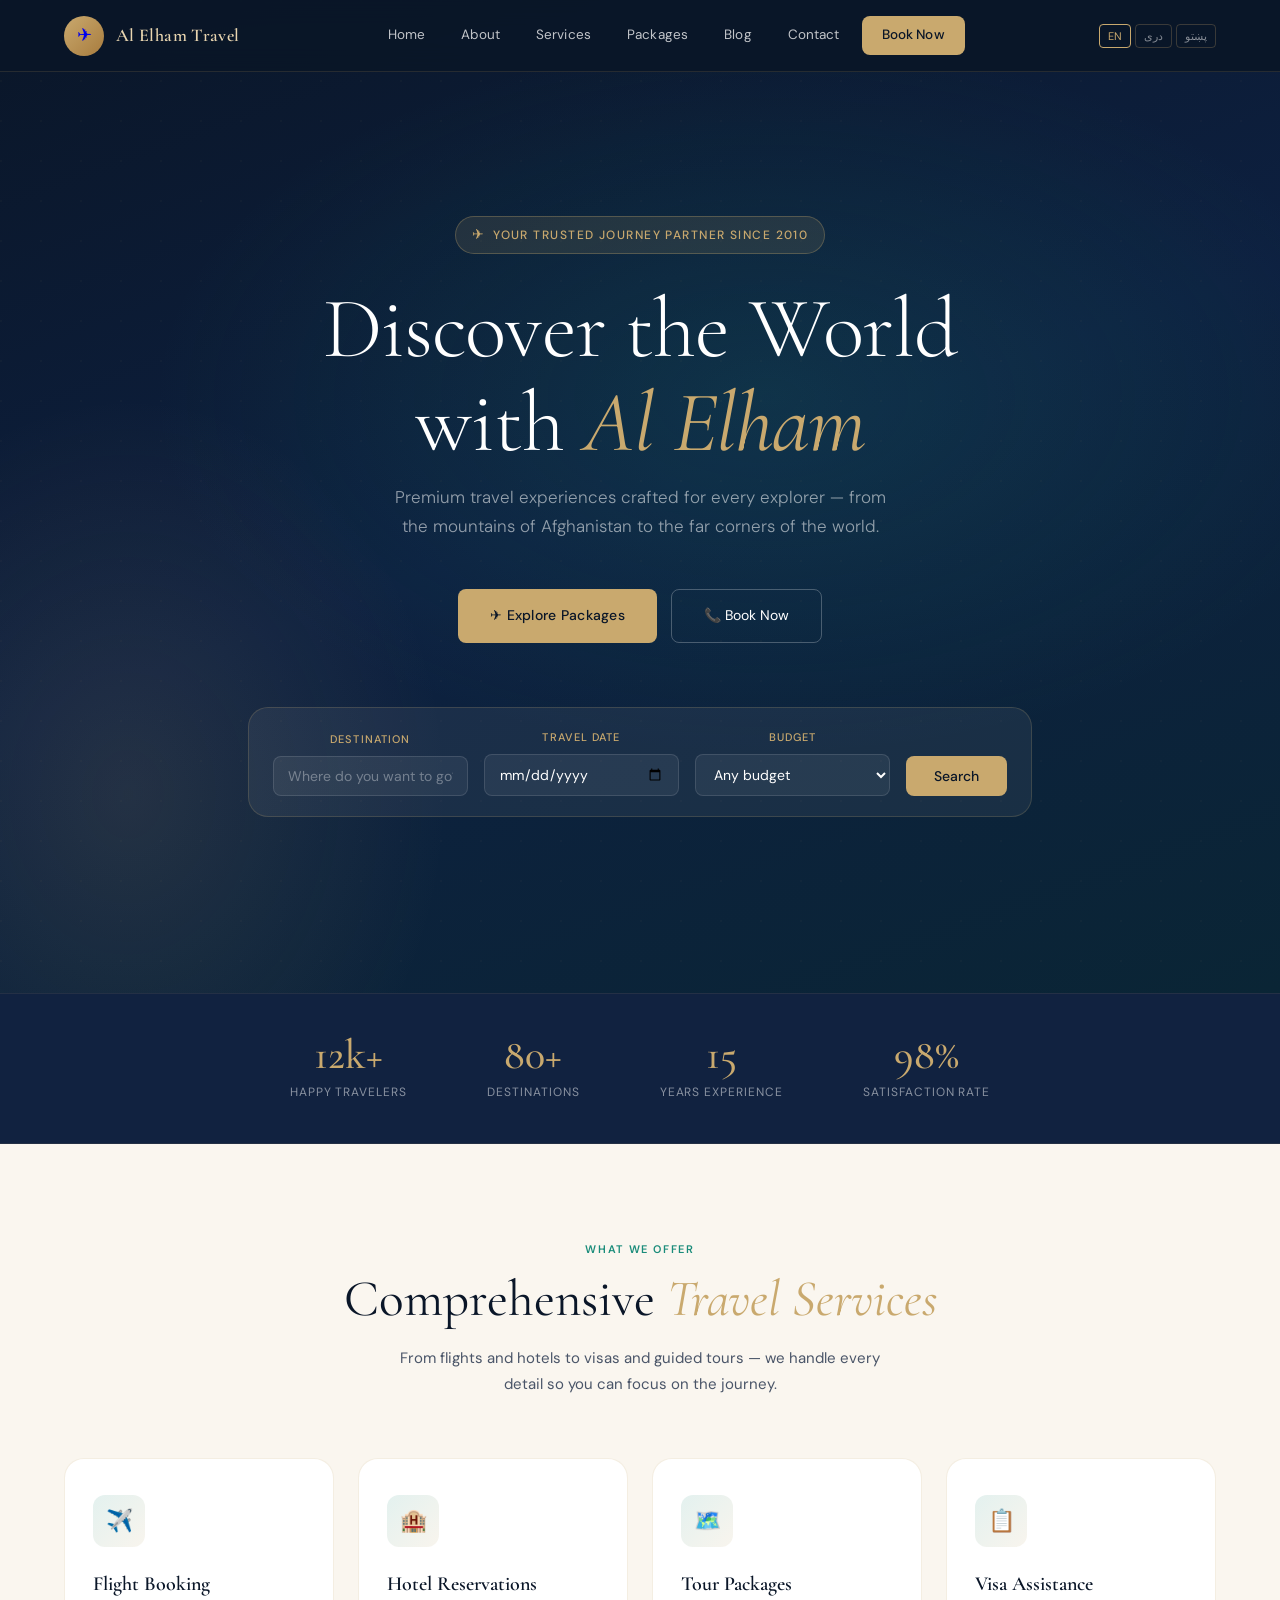
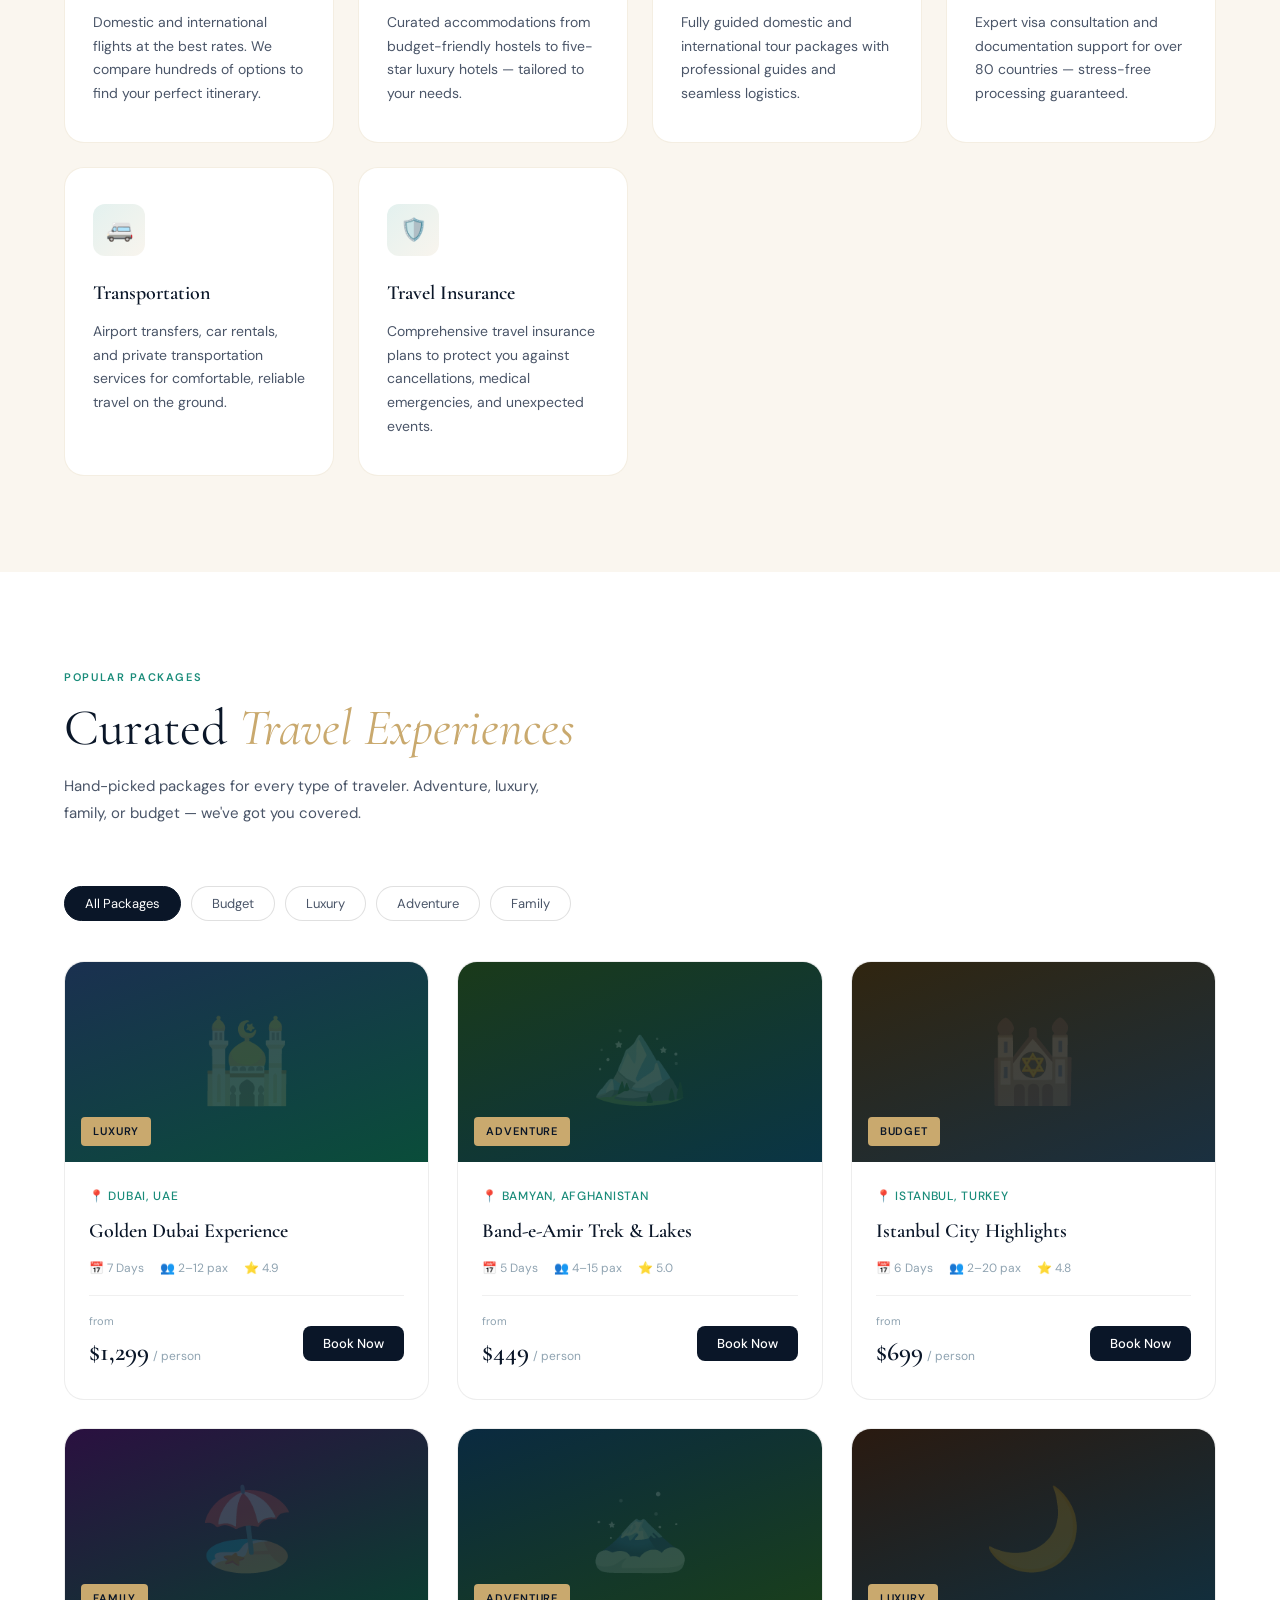
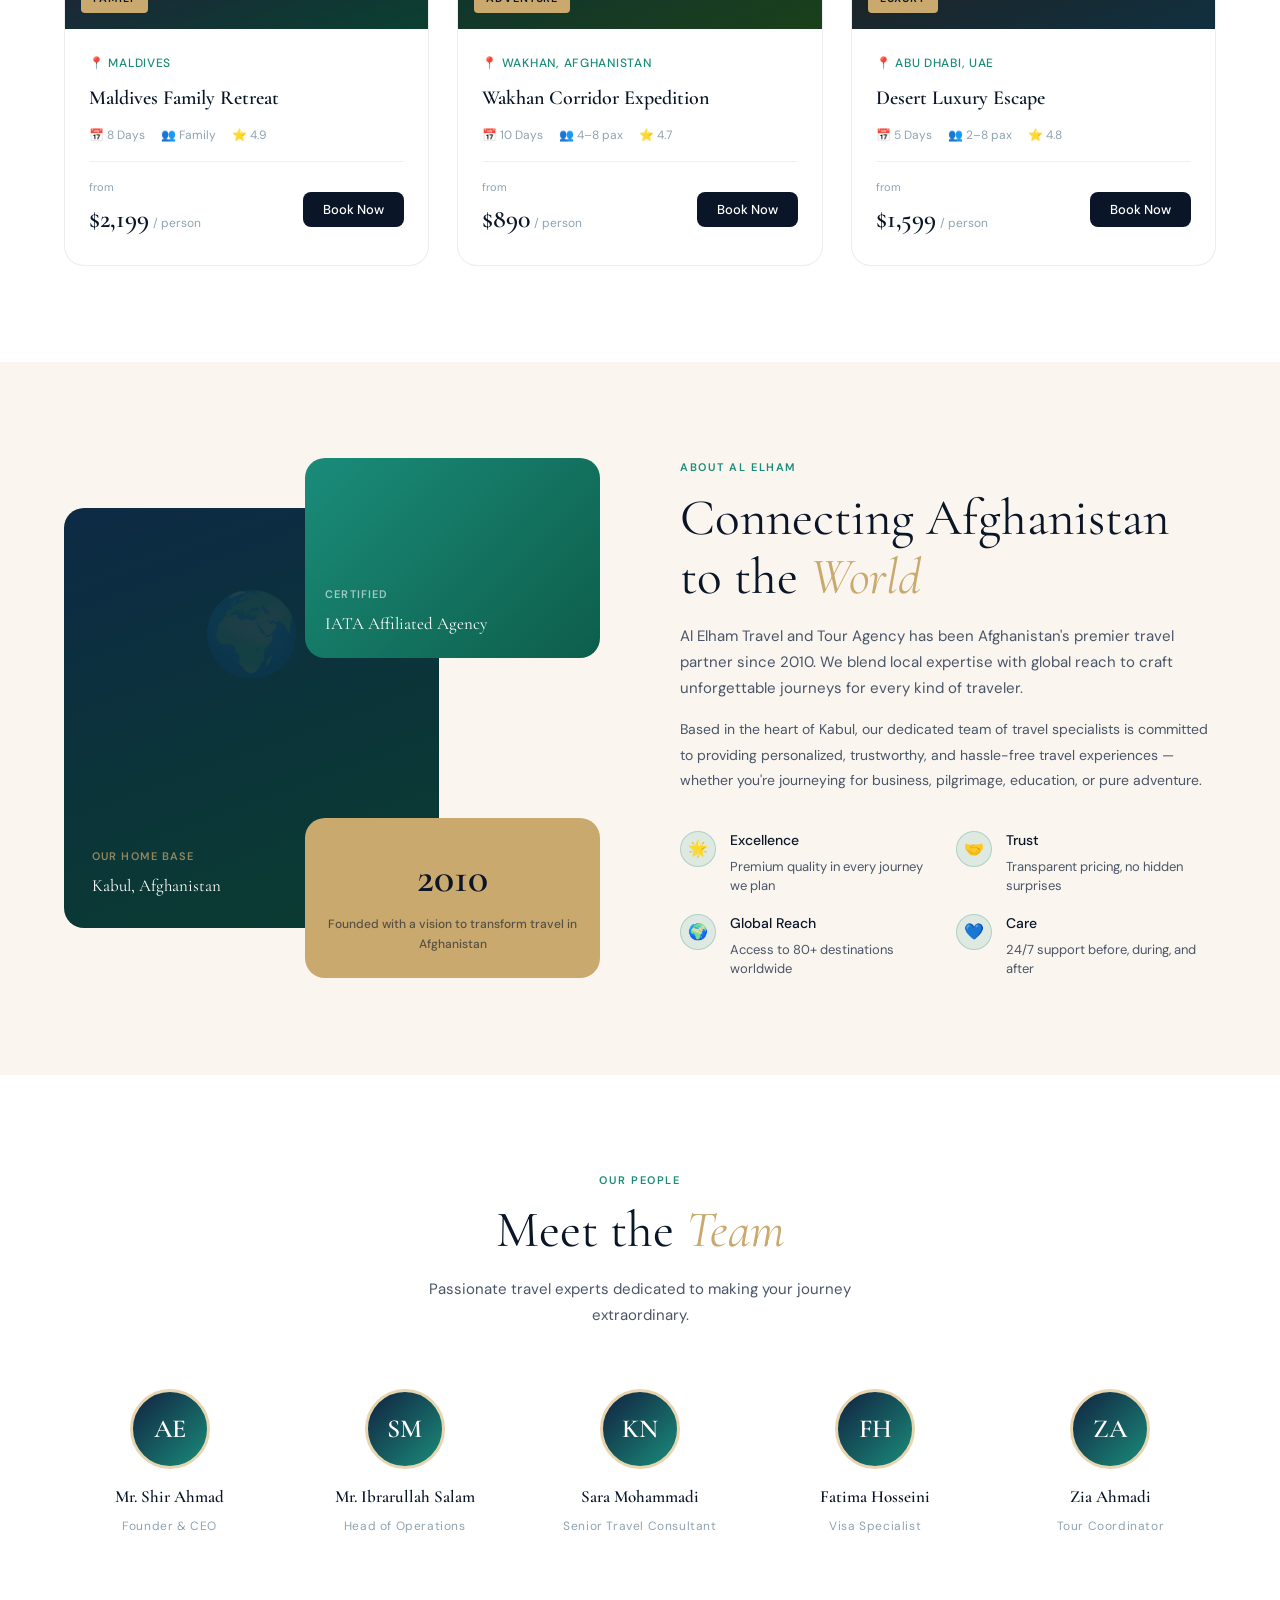
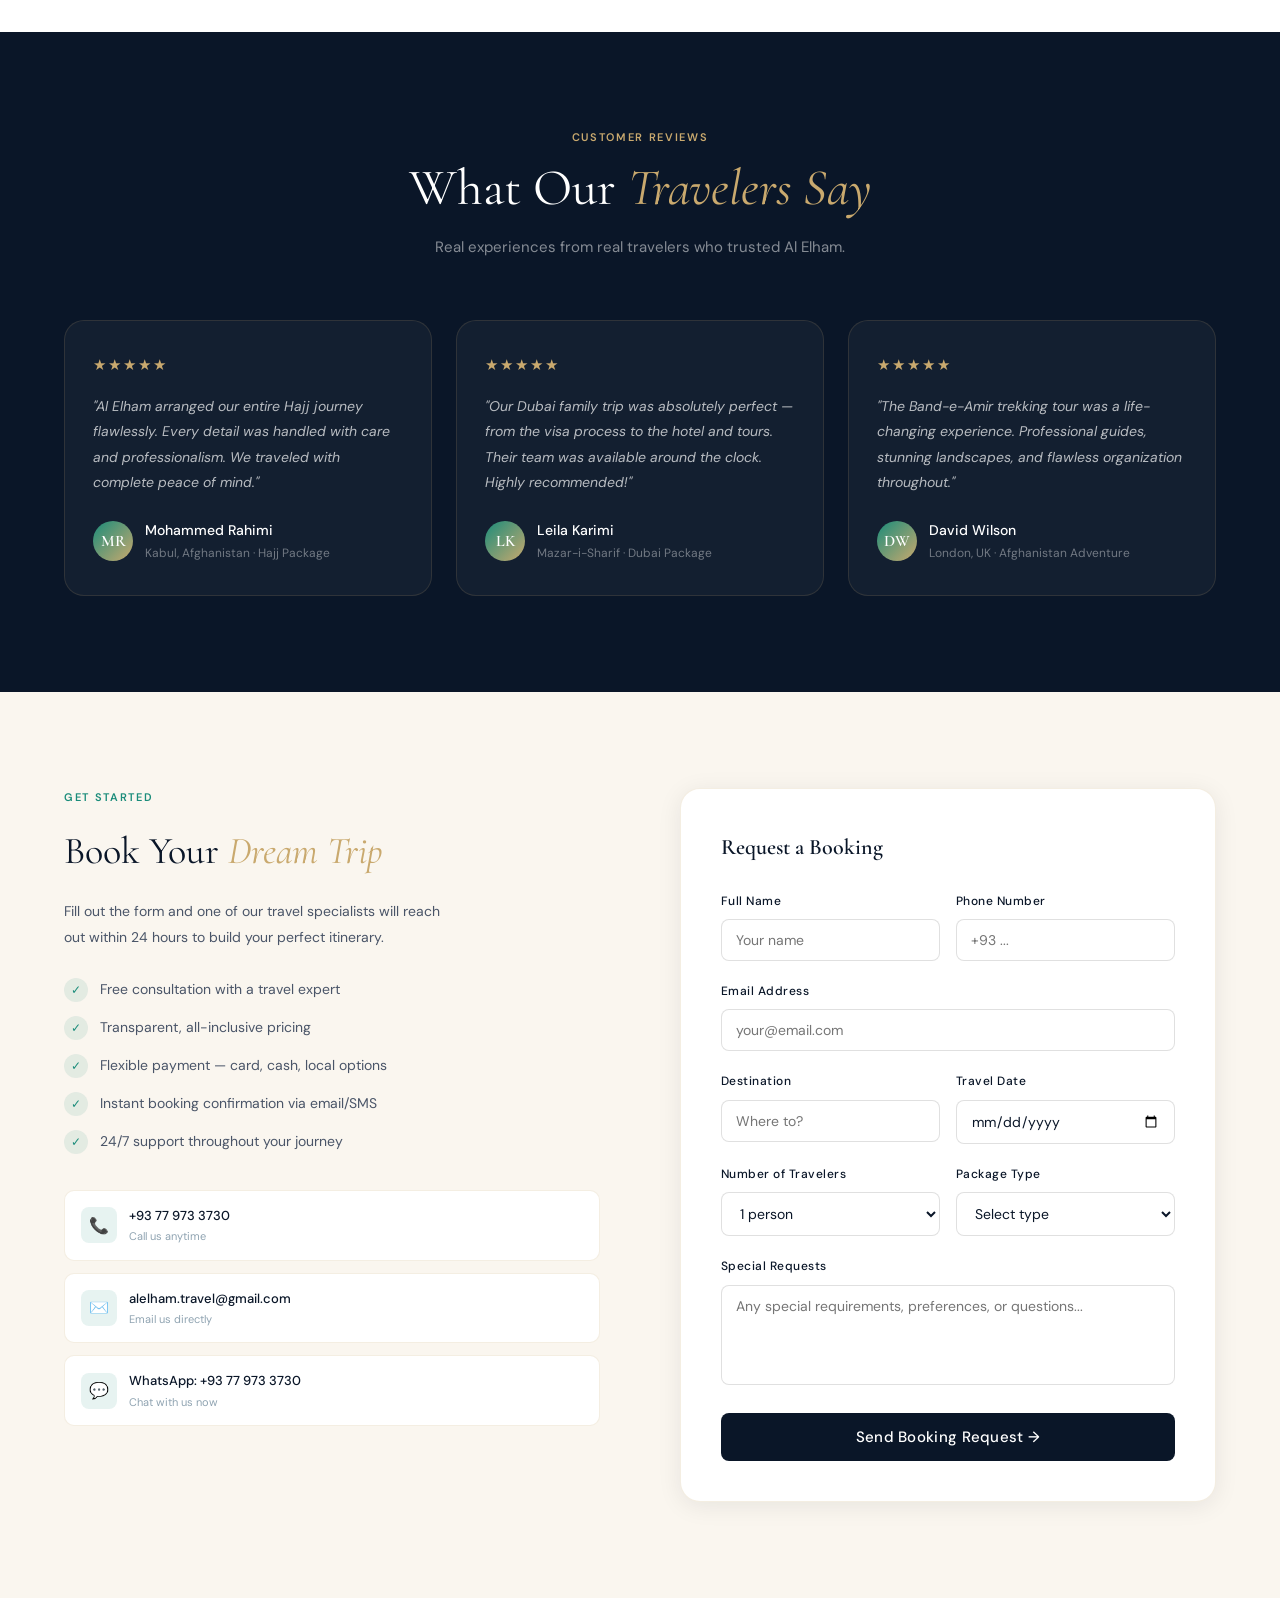
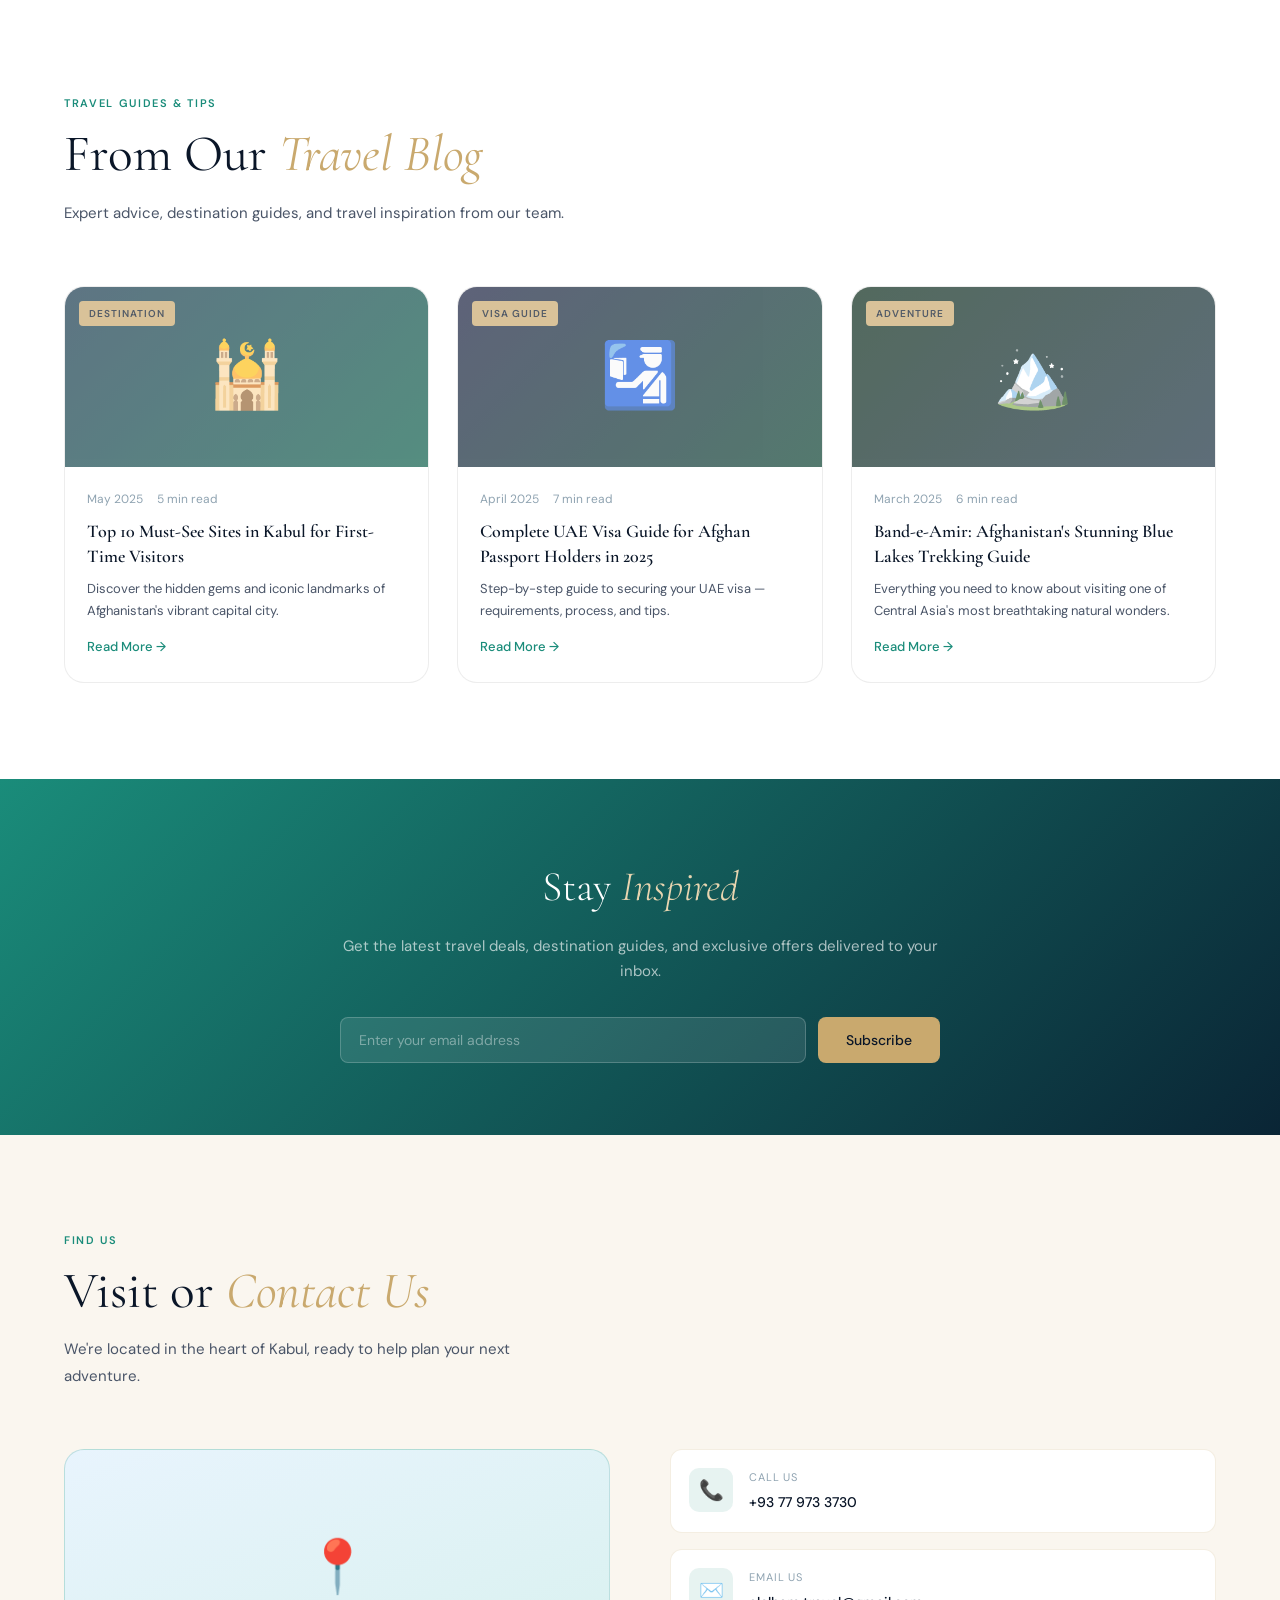
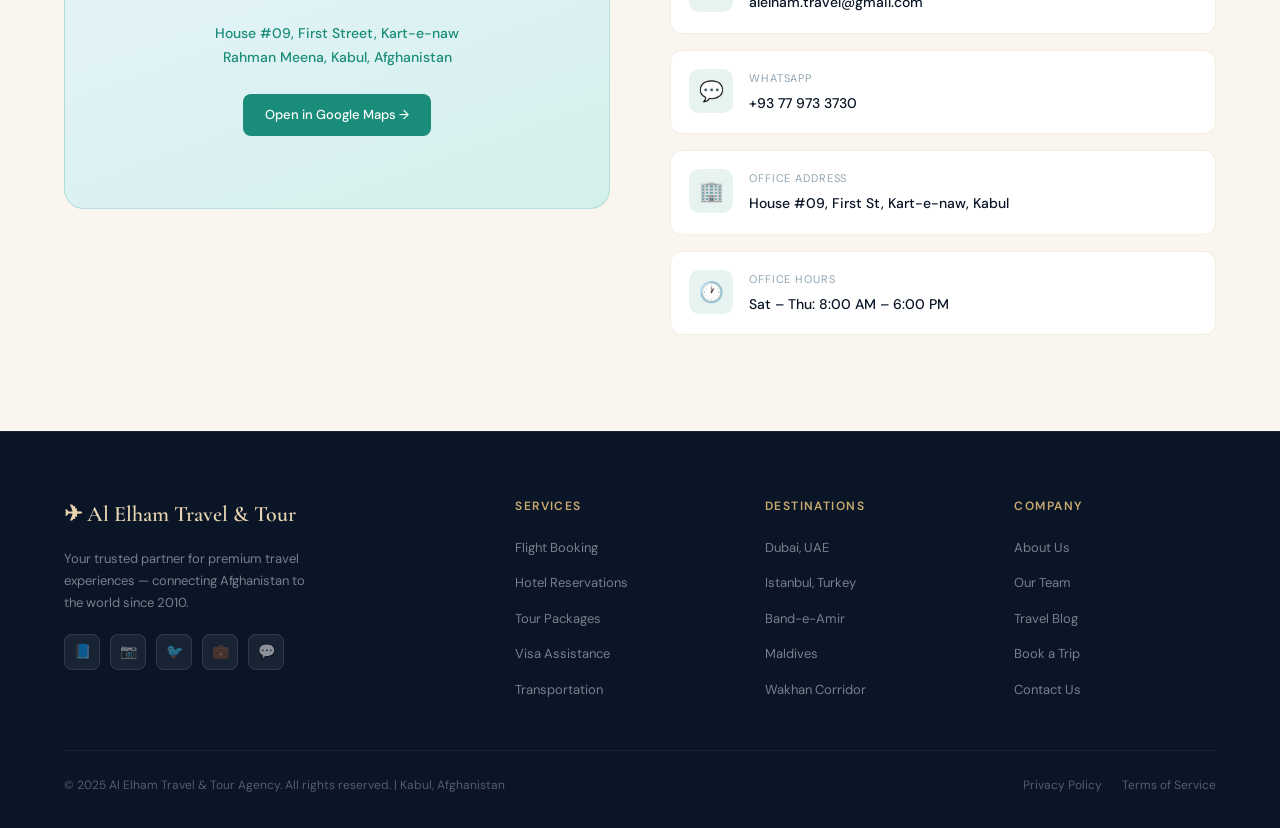
<file: index.html>
<!DOCTYPE html>
<html lang="en">
<head>
<meta charset="UTF-8">
<meta name="viewport" content="width=device-width, initial-scale=1.0">
<title>Al Elham Travel & Tour Agency</title>
<link href="https://fonts.googleapis.com/css2?family=Cormorant+Garamond:wght@300;400;500;600;700&family=DM+Sans:wght@300;400;500;600&display=swap" rel="stylesheet">
<style>
  *, *::before, *::after { box-sizing: border-box; margin: 0; padding: 0; }

  :root {
    --navy: #0a1628;
    --navy-mid: #112240;
    --gold: #c9a96e;
    --gold-light: #e8d5b0;
    --gold-pale: #faf6ef;
    --teal: #1a8c7a;
    --teal-light: #d4f0eb;
    --sky: #e8f4fd;
    --white: #ffffff;
    --text-dark: #0a1628;
    --text-mid: #4a5568;
    --text-light: #8fa3b1;
    --border: rgba(201,169,110,0.2);
    --shadow: 0 4px 24px rgba(10,22,40,0.08);
    --shadow-lg: 0 12px 48px rgba(10,22,40,0.14);
    --font-display: 'Cormorant Garamond', serif;
    --font-body: 'DM Sans', sans-serif;
    --radius: 12px;
    --radius-lg: 20px;
  }

  html { scroll-behavior: smooth; }
  body { font-family: var(--font-body); color: var(--text-dark); background: var(--white); overflow-x: hidden; font-size: 15px; line-height: 1.7; }

  /* NAV */
  nav {
    position: fixed; top: 0; left: 0; right: 0; z-index: 1000;
    padding: 0 5%;
    background: rgba(10,22,40,0.96);
    backdrop-filter: blur(12px);
    border-bottom: 1px solid rgba(201,169,110,0.15);
    display: flex; align-items: center; justify-content: space-between;
    height: 72px;
    transition: all 0.3s;
  }
  .nav-logo { display: flex; align-items: center; gap: 12px; text-decoration: none; }
  .nav-logo-icon {
    width: 40px; height: 40px; border-radius: 50%;
    background: linear-gradient(135deg, var(--gold) 0%, #a87c3e 100%);
    display: flex; align-items: center; justify-content: center;
    font-size: 18px;
  }
  .nav-logo-text { font-family: var(--font-display); font-size: 18px; font-weight: 600; color: var(--gold-light); letter-spacing: 0.02em; }
  .nav-links { display: flex; align-items: center; gap: 8px; }
  .nav-links a {
    color: rgba(255,255,255,0.75); text-decoration: none; font-size: 13.5px; font-weight: 400;
    padding: 8px 14px; border-radius: 6px; transition: all 0.2s; letter-spacing: 0.01em;
  }
  .nav-links a:hover { color: var(--gold); background: rgba(201,169,110,0.08); }
  .nav-cta {
    background: var(--gold) !important; color: var(--navy) !important; font-weight: 500 !important;
    padding: 8px 20px !important; border-radius: 8px !important;
  }
  .nav-cta:hover { background: var(--gold-light) !important; }
  .lang-switcher { display: flex; gap: 4px; }
  .lang-btn {
    background: none; border: 1px solid rgba(201,169,110,0.25); color: rgba(255,255,255,0.5);
    font-size: 11px; padding: 4px 8px; border-radius: 4px; cursor: pointer; font-family: var(--font-body);
    transition: all 0.2s;
  }
  .lang-btn.active, .lang-btn:hover { border-color: var(--gold); color: var(--gold); }
  .nav-mobile-toggle { display: none; background: none; border: none; color: var(--gold); font-size: 22px; cursor: pointer; }

  /* HERO */
  .hero {
    min-height: 100vh; position: relative;
    display: flex; align-items: center; justify-content: center;
    background: var(--navy);
    overflow: hidden;
  }
  .hero-bg {
    position: absolute; inset: 0;
    background: 
      radial-gradient(ellipse 80% 60% at 60% 40%, rgba(26,140,122,0.18) 0%, transparent 60%),
      radial-gradient(ellipse 50% 80% at 10% 80%, rgba(201,169,110,0.12) 0%, transparent 50%),
      linear-gradient(160deg, #0a1628 0%, #0d2040 50%, #0a2535 100%);
  }
  .hero-pattern {
    position: absolute; inset: 0; opacity: 0.04;
    background-image: radial-gradient(circle at 1px 1px, rgba(201,169,110,0.8) 1px, transparent 0);
    background-size: 40px 40px;
  }
  .hero-content {
    position: relative; z-index: 2; text-align: center; padding: 120px 5% 80px;
    max-width: 900px;
    animation: fadeInUp 1s ease both;
  }
  .hero-badge {
    display: inline-flex; align-items: center; gap: 8px;
    background: rgba(201,169,110,0.12); border: 1px solid rgba(201,169,110,0.3);
    color: var(--gold); font-size: 12px; font-weight: 500; letter-spacing: 0.12em;
    text-transform: uppercase; padding: 6px 16px; border-radius: 50px;
    margin-bottom: 28px;
  }
  .hero-badge::before { content: '✈'; font-size: 14px; }
  .hero h1 {
    font-family: var(--font-display); font-size: clamp(42px, 7vw, 86px);
    font-weight: 300; color: var(--white); line-height: 1.1;
    margin-bottom: 12px; letter-spacing: -0.01em;
  }
  .hero h1 em { color: var(--gold); font-style: italic; font-weight: 400; }
  .hero-sub {
    font-size: clamp(14px, 2vw, 17px); color: rgba(255,255,255,0.55);
    max-width: 520px; margin: 0 auto 48px; font-weight: 300; line-height: 1.7;
  }
  .hero-btns { display: flex; gap: 14px; justify-content: center; flex-wrap: wrap; margin-bottom: 64px; }
  .btn-primary {
    background: var(--gold); color: var(--navy); text-decoration: none;
    font-size: 14px; font-weight: 500; padding: 14px 32px; border-radius: 8px;
    transition: all 0.2s; letter-spacing: 0.02em; border: none; cursor: pointer;
    display: inline-flex; align-items: center; gap: 8px;
  }
  .btn-primary:hover { background: var(--gold-light); transform: translateY(-1px); }
  .btn-outline {
    background: transparent; color: var(--white); text-decoration: none;
    font-size: 14px; font-weight: 400; padding: 14px 32px; border-radius: 8px;
    border: 1px solid rgba(255,255,255,0.25); transition: all 0.2s; cursor: pointer;
    display: inline-flex; align-items: center; gap: 8px;
  }
  .btn-outline:hover { border-color: var(--gold); color: var(--gold); }

  /* SEARCH BAR */
  .search-bar {
    background: rgba(255,255,255,0.06); backdrop-filter: blur(20px);
    border: 1px solid rgba(201,169,110,0.2); border-radius: var(--radius-lg);
    padding: 20px 24px;
    display: grid; grid-template-columns: 1fr 1fr 1fr auto;
    gap: 16px; align-items: end;
    max-width: 860px; margin: 0 auto;
  }
  .search-field label { display: block; font-size: 11px; color: var(--gold); letter-spacing: 0.1em; text-transform: uppercase; margin-bottom: 8px; font-weight: 500; }
  .search-field input, .search-field select {
    width: 100%; background: rgba(255,255,255,0.06); border: 1px solid rgba(255,255,255,0.12);
    color: var(--white); padding: 10px 14px; border-radius: 8px; font-size: 14px;
    font-family: var(--font-body); outline: none; transition: border-color 0.2s;
  }
  .search-field input::placeholder { color: rgba(255,255,255,0.35); }
  .search-field input:focus, .search-field select:focus { border-color: var(--gold); }
  .search-field select option { background: var(--navy); }
  .btn-search {
    background: var(--gold); color: var(--navy); border: none; cursor: pointer;
    padding: 11px 28px; border-radius: 8px; font-size: 14px; font-weight: 500;
    font-family: var(--font-body); transition: all 0.2s; white-space: nowrap;
  }
  .btn-search:hover { background: var(--gold-light); }

  /* STATS BAR */
  .stats-bar {
    background: var(--navy-mid); padding: 40px 5%;
    display: flex; justify-content: center; gap: 80px; flex-wrap: wrap;
    border-top: 1px solid rgba(201,169,110,0.1);
    border-bottom: 1px solid rgba(201,169,110,0.1);
  }
  .stat-item { text-align: center; }
  .stat-num { font-family: var(--font-display); font-size: 42px; font-weight: 500; color: var(--gold); line-height: 1; margin-bottom: 6px; }
  .stat-label { font-size: 12px; color: rgba(255,255,255,0.5); letter-spacing: 0.08em; text-transform: uppercase; }

  /* SECTIONS */
  section { padding: 96px 5%; }
  .section-tag { font-size: 11px; color: var(--teal); letter-spacing: 0.15em; text-transform: uppercase; font-weight: 600; margin-bottom: 12px; display: block; }
  .section-title { font-family: var(--font-display); font-size: clamp(30px, 4vw, 52px); font-weight: 400; color: var(--navy); line-height: 1.15; margin-bottom: 16px; }
  .section-title em { color: var(--gold); font-style: italic; }
  .section-sub { font-size: 15px; color: var(--text-mid); max-width: 520px; line-height: 1.75; }
  .section-header { max-width: 600px; margin-bottom: 60px; }
  .section-header.centered { max-width: 700px; margin: 0 auto 60px; text-align: center; }
  .section-header.centered .section-sub { margin: 0 auto; }

  /* SERVICES */
  .services-bg { background: var(--gold-pale); }
  .services-grid { display: grid; grid-template-columns: repeat(auto-fit, minmax(240px, 1fr)); gap: 24px; }
  .service-card {
    background: var(--white); border-radius: var(--radius-lg); padding: 36px 28px;
    border: 1px solid var(--border); transition: all 0.3s; cursor: default;
    position: relative; overflow: hidden;
  }
  .service-card::before {
    content: ''; position: absolute; top: 0; left: 0; right: 0; height: 3px;
    background: linear-gradient(90deg, var(--gold) 0%, var(--teal) 100%);
    transform: scaleX(0); transition: transform 0.3s; transform-origin: left;
  }
  .service-card:hover { transform: translateY(-4px); box-shadow: var(--shadow-lg); }
  .service-card:hover::before { transform: scaleX(1); }
  .service-icon {
    width: 52px; height: 52px; border-radius: 12px;
    background: linear-gradient(135deg, rgba(26,140,122,0.12) 0%, rgba(201,169,110,0.12) 100%);
    display: flex; align-items: center; justify-content: center;
    font-size: 22px; margin-bottom: 20px;
  }
  .service-title { font-family: var(--font-display); font-size: 20px; font-weight: 600; color: var(--navy); margin-bottom: 10px; }
  .service-desc { font-size: 14px; color: var(--text-mid); line-height: 1.7; }

  /* PACKAGES */
  .packages-grid { display: grid; grid-template-columns: repeat(auto-fit, minmax(290px, 1fr)); gap: 28px; }
  .pkg-card {
    border-radius: var(--radius-lg); overflow: hidden; background: var(--white);
    border: 1px solid rgba(0,0,0,0.07); transition: all 0.3s; cursor: pointer;
  }
  .pkg-card:hover { transform: translateY(-6px); box-shadow: var(--shadow-lg); }
  .pkg-image {
    height: 200px; position: relative; overflow: hidden;
    background: linear-gradient(135deg, #1a3a4f 0%, #0d5e4a 100%);
    display: flex; align-items: flex-end;
  }
  .pkg-image-bg {
    position: absolute; inset: 0; display: flex; align-items: center; justify-content: center;
    font-size: 80px; opacity: 0.15;
  }
  .pkg-badge {
    position: relative; z-index: 1;
    display: inline-block; background: var(--gold); color: var(--navy);
    font-size: 11px; font-weight: 600; letter-spacing: 0.08em; text-transform: uppercase;
    padding: 5px 12px; border-radius: 4px; margin: 0 0 16px 16px;
  }
  .pkg-body { padding: 24px; }
  .pkg-location { font-size: 12px; color: var(--teal); font-weight: 500; letter-spacing: 0.06em; text-transform: uppercase; margin-bottom: 8px; display: flex; align-items: center; gap: 5px; }
  .pkg-title { font-family: var(--font-display); font-size: 20px; font-weight: 600; color: var(--navy); margin-bottom: 10px; }
  .pkg-meta { display: flex; gap: 16px; margin-bottom: 16px; }
  .pkg-meta span { font-size: 12px; color: var(--text-light); display: flex; align-items: center; gap: 4px; }
  .pkg-footer { display: flex; align-items: center; justify-content: space-between; padding-top: 16px; border-top: 1px solid rgba(0,0,0,0.06); }
  .pkg-price .amount { font-family: var(--font-display); font-size: 26px; font-weight: 600; color: var(--navy); }
  .pkg-price .per { font-size: 12px; color: var(--text-light); }
  .pkg-price .from { font-size: 11px; color: var(--text-light); display: block; }
  .btn-book {
    background: var(--navy); color: var(--white); text-decoration: none;
    font-size: 13px; font-weight: 500; padding: 9px 20px; border-radius: 8px;
    transition: all 0.2s; border: none; cursor: pointer; font-family: var(--font-body);
  }
  .btn-book:hover { background: var(--teal); }

  /* PKG FILTER */
  .pkg-filter { display: flex; gap: 10px; flex-wrap: wrap; margin-bottom: 40px; }
  .filter-btn {
    background: var(--white); border: 1px solid rgba(0,0,0,0.12); color: var(--text-mid);
    font-size: 13px; font-weight: 400; padding: 8px 20px; border-radius: 50px;
    cursor: pointer; font-family: var(--font-body); transition: all 0.2s;
  }
  .filter-btn.active, .filter-btn:hover { background: var(--navy); color: var(--white); border-color: var(--navy); }

  /* ABOUT */
  .about-layout { display: grid; grid-template-columns: 1fr 1fr; gap: 80px; align-items: center; }
  .about-visual {
    position: relative; height: 520px;
  }
  .about-card {
    position: absolute; border-radius: var(--radius-lg);
    background: var(--navy); overflow: hidden;
  }
  .about-card-main {
    width: 70%; height: 420px; left: 0; top: 50px;
    background: linear-gradient(160deg, #0d2a45 0%, #0a3d30 100%);
    display: flex; flex-direction: column; justify-content: flex-end; padding: 28px;
  }
  .about-card-main-inner { font-size: 80px; position: absolute; top: 30%; left: 50%; transform: translate(-50%,-50%); opacity: 0.08; }
  .about-card-float {
    width: 55%; height: 200px; right: 0; top: 0;
    background: linear-gradient(135deg, var(--teal) 0%, #0d5e4a 100%);
    display: flex; flex-direction: column; justify-content: flex-end; padding: 20px;
  }
  .about-card-stat { width: 55%; height: 160px; right: 0; bottom: 0; background: var(--gold); display: flex; align-items: center; justify-content: center; flex-direction: column; padding: 20px; }
  .card-stat-num { font-family: var(--font-display); font-size: 42px; font-weight: 600; color: var(--navy); }
  .card-stat-label { font-size: 12px; color: rgba(10,22,40,0.6); font-weight: 500; text-align: center; }
  .card-tag { font-size: 11px; font-weight: 600; letter-spacing: 0.1em; text-transform: uppercase; margin-bottom: 6px; }
  .card-title { font-family: var(--font-display); font-size: 17px; font-weight: 400; }
  .values-grid { display: grid; grid-template-columns: 1fr 1fr; gap: 16px; margin-top: 36px; }
  .value-item { display: flex; gap: 14px; align-items: flex-start; }
  .value-dot { width: 36px; height: 36px; border-radius: 50%; background: rgba(26,140,122,0.12); border: 1px solid rgba(26,140,122,0.25); display: flex; align-items: center; justify-content: center; font-size: 16px; flex-shrink: 0; margin-top: 2px; }
  .value-text h4 { font-size: 14px; font-weight: 500; color: var(--navy); margin-bottom: 4px; }
  .value-text p { font-size: 13px; color: var(--text-mid); line-height: 1.5; }

  /* TESTIMONIALS */
  .testimonials-bg { background: var(--navy); }
  .testimonials-bg .section-title { color: var(--white); }
  .testimonials-bg .section-tag { color: var(--gold); }
  .testimonials-bg .section-sub { color: rgba(255,255,255,0.5); }
  .testimonials-grid { display: grid; grid-template-columns: repeat(auto-fit, minmax(280px, 1fr)); gap: 24px; }
  .testimonial-card {
    background: rgba(255,255,255,0.04); border: 1px solid rgba(201,169,110,0.15);
    border-radius: var(--radius-lg); padding: 32px 28px; transition: all 0.3s;
  }
  .testimonial-card:hover { background: rgba(255,255,255,0.07); border-color: rgba(201,169,110,0.3); }
  .stars { color: var(--gold); font-size: 15px; margin-bottom: 16px; letter-spacing: 2px; }
  .testimonial-text { font-size: 14px; color: rgba(255,255,255,0.7); line-height: 1.8; margin-bottom: 24px; font-style: italic; }
  .testimonial-author { display: flex; align-items: center; gap: 12px; }
  .author-avatar { width: 40px; height: 40px; border-radius: 50%; background: linear-gradient(135deg, var(--teal) 0%, var(--gold) 100%); display: flex; align-items: center; justify-content: center; font-size: 16px; font-weight: 600; color: var(--white); font-family: var(--font-display); flex-shrink: 0; }
  .author-name { font-size: 14px; font-weight: 500; color: var(--white); }
  .author-meta { font-size: 12px; color: rgba(255,255,255,0.4); }

  /* BOOKING FORM */
  .booking-bg { background: var(--gold-pale); }
  .booking-layout { display: grid; grid-template-columns: 1fr 1fr; gap: 80px; align-items: start; }
  .booking-form { background: var(--white); border-radius: var(--radius-lg); padding: 40px; box-shadow: var(--shadow); border: 1px solid var(--border); }
  .form-row { display: grid; grid-template-columns: 1fr 1fr; gap: 16px; }
  .form-group { margin-bottom: 20px; }
  .form-group label { display: block; font-size: 12px; font-weight: 500; color: var(--text-dark); letter-spacing: 0.04em; margin-bottom: 8px; }
  .form-group input, .form-group select, .form-group textarea {
    width: 100%; padding: 11px 14px; border: 1px solid rgba(0,0,0,0.12);
    border-radius: 8px; font-size: 14px; font-family: var(--font-body); color: var(--text-dark);
    outline: none; transition: border-color 0.2s; background: var(--white);
  }
  .form-group input:focus, .form-group select:focus, .form-group textarea:focus { border-color: var(--teal); box-shadow: 0 0 0 3px rgba(26,140,122,0.1); }
  .form-group textarea { height: 100px; resize: none; }
  .form-submit {
    width: 100%; background: var(--navy); color: var(--white); border: none;
    padding: 14px; border-radius: 8px; font-size: 15px; font-weight: 500;
    font-family: var(--font-body); cursor: pointer; transition: all 0.2s;
    letter-spacing: 0.02em;
  }
  .form-submit:hover { background: var(--teal); }
  .booking-info h3 { font-family: var(--font-display); font-size: 32px; font-weight: 400; color: var(--navy); margin-bottom: 16px; }
  .booking-features { list-style: none; margin-top: 28px; display: flex; flex-direction: column; gap: 14px; }
  .booking-features li { display: flex; align-items: center; gap: 12px; font-size: 14px; color: var(--text-mid); }
  .feat-check { width: 24px; height: 24px; background: rgba(26,140,122,0.1); border-radius: 50%; display: flex; align-items: center; justify-content: center; font-size: 12px; color: var(--teal); flex-shrink: 0; }
  .contact-chips { display: flex; flex-direction: column; gap: 12px; margin-top: 36px; }
  .contact-chip { display: flex; align-items: center; gap: 12px; background: var(--white); border: 1px solid var(--border); border-radius: 10px; padding: 14px 16px; text-decoration: none; transition: all 0.2s; }
  .contact-chip:hover { border-color: var(--teal); transform: translateX(4px); }
  .chip-icon { width: 36px; height: 36px; border-radius: 8px; background: rgba(26,140,122,0.1); display: flex; align-items: center; justify-content: center; font-size: 16px; flex-shrink: 0; }
  .chip-text { font-size: 13px; color: var(--text-dark); font-weight: 500; }
  .chip-sub { font-size: 11px; color: var(--text-light); }

  /* BLOG */
  .blog-grid { display: grid; grid-template-columns: repeat(auto-fit, minmax(280px, 1fr)); gap: 28px; }
  .blog-card { border-radius: var(--radius-lg); overflow: hidden; background: var(--white); border: 1px solid rgba(0,0,0,0.07); transition: all 0.3s; cursor: pointer; }
  .blog-card:hover { transform: translateY(-4px); box-shadow: var(--shadow); }
  .blog-image { height: 180px; background: linear-gradient(135deg, #1a3a4f, #0d5e4a); position: relative; display: flex; align-items: center; justify-content: center; font-size: 64px; opacity: 0.7; }
  .blog-cat { position: absolute; top: 14px; left: 14px; background: var(--gold); color: var(--navy); font-size: 10px; font-weight: 600; letter-spacing: 0.1em; text-transform: uppercase; padding: 4px 10px; border-radius: 4px; }
  .blog-body { padding: 22px; }
  .blog-meta { font-size: 12px; color: var(--text-light); margin-bottom: 10px; display: flex; gap: 14px; }
  .blog-title { font-family: var(--font-display); font-size: 18px; font-weight: 600; color: var(--navy); margin-bottom: 10px; line-height: 1.35; }
  .blog-excerpt { font-size: 13px; color: var(--text-mid); line-height: 1.7; }
  .blog-link { display: inline-flex; align-items: center; gap: 6px; font-size: 13px; color: var(--teal); font-weight: 500; margin-top: 14px; text-decoration: none; }
  .blog-link:hover { gap: 10px; }

  /* NEWSLETTER */
  .newsletter-bg { background: linear-gradient(135deg, var(--teal) 0%, #0a2535 100%); }
  .newsletter-inner { max-width: 600px; margin: 0 auto; text-align: center; }
  .newsletter-inner h2 { font-family: var(--font-display); font-size: 42px; font-weight: 300; color: var(--white); margin-bottom: 12px; }
  .newsletter-inner h2 em { color: var(--gold-light); font-style: italic; }
  .newsletter-inner p { color: rgba(255,255,255,0.65); font-size: 15px; margin-bottom: 32px; }
  .newsletter-form { display: flex; gap: 12px; }
  .newsletter-form input {
    flex: 1; background: rgba(255,255,255,0.1); border: 1px solid rgba(255,255,255,0.2);
    color: var(--white); padding: 13px 18px; border-radius: 8px; font-size: 14px;
    font-family: var(--font-body); outline: none;
  }
  .newsletter-form input::placeholder { color: rgba(255,255,255,0.4); }
  .newsletter-form button {
    background: var(--gold); color: var(--navy); border: none; cursor: pointer;
    padding: 13px 28px; border-radius: 8px; font-size: 14px; font-weight: 500;
    font-family: var(--font-body); white-space: nowrap; transition: all 0.2s;
  }
  .newsletter-form button:hover { background: var(--gold-light); }

  /* FOOTER */
  footer { background: var(--navy); border-top: 1px solid rgba(201,169,110,0.1); padding: 64px 5% 32px; }
  .footer-grid { display: grid; grid-template-columns: 2fr 1fr 1fr 1fr; gap: 48px; margin-bottom: 48px; }
  .footer-brand { }
  .footer-logo { font-family: var(--font-display); font-size: 22px; font-weight: 600; color: var(--gold-light); margin-bottom: 14px; }
  .footer-tagline { font-size: 13px; color: rgba(255,255,255,0.45); line-height: 1.7; max-width: 260px; margin-bottom: 20px; }
  .social-links { display: flex; gap: 10px; }
  .social-btn { width: 36px; height: 36px; border-radius: 8px; background: rgba(255,255,255,0.06); border: 1px solid rgba(255,255,255,0.1); display: flex; align-items: center; justify-content: center; color: rgba(255,255,255,0.5); text-decoration: none; transition: all 0.2s; font-size: 14px; }
  .social-btn:hover { background: rgba(201,169,110,0.15); border-color: rgba(201,169,110,0.3); color: var(--gold); }
  .footer-col h4 { font-size: 12px; font-weight: 600; color: var(--gold); letter-spacing: 0.12em; text-transform: uppercase; margin-bottom: 18px; }
  .footer-links { list-style: none; display: flex; flex-direction: column; gap: 10px; }
  .footer-links a { color: rgba(255,255,255,0.45); text-decoration: none; font-size: 13px; transition: color 0.2s; }
  .footer-links a:hover { color: var(--gold-light); }
  .footer-bottom { border-top: 1px solid rgba(255,255,255,0.06); padding-top: 24px; display: flex; justify-content: space-between; align-items: center; gap: 16px; flex-wrap: wrap; }
  .footer-copy { font-size: 12px; color: rgba(255,255,255,0.3); }

  /* TEAM */
  .team-grid { display: grid; grid-template-columns: repeat(auto-fit, minmax(200px, 1fr)); gap: 24px; }
  .team-card { text-align: center; }
  .team-avatar { width: 80px; height: 80px; border-radius: 50%; background: linear-gradient(135deg, var(--navy-mid) 0%, var(--teal) 100%); display: flex; align-items: center; justify-content: center; font-family: var(--font-display); font-size: 26px; font-weight: 600; color: var(--white); margin: 0 auto 14px; border: 3px solid var(--gold-light); }
  .team-name { font-family: var(--font-display); font-size: 17px; font-weight: 600; color: var(--navy); margin-bottom: 4px; }
  .team-role { font-size: 12px; color: var(--text-light); letter-spacing: 0.05em; }

  /* CONTACT MAP */
  .contact-layout { display: grid; grid-template-columns: 1fr 1fr; gap: 60px; align-items: start; }
  .map-placeholder {
    height: 360px; border-radius: var(--radius-lg); overflow: hidden;
    background: linear-gradient(160deg, #e8f4fd 0%, var(--teal-light) 100%);
    display: flex; align-items: center; justify-content: center;
    border: 1px solid rgba(26,140,122,0.2); position: relative; flex-direction: column; gap: 12px;
  }
  .map-icon { font-size: 52px; }
  .map-address { font-size: 14px; color: var(--teal); font-weight: 500; text-align: center; padding: 0 20px; }
  .contact-info-grid { display: flex; flex-direction: column; gap: 16px; }
  .contact-info-item { display: flex; align-items: flex-start; gap: 16px; background: var(--white); border: 1px solid var(--border); border-radius: var(--radius); padding: 18px; }
  .ci-icon { width: 44px; height: 44px; border-radius: 10px; background: rgba(26,140,122,0.1); display: flex; align-items: center; justify-content: center; font-size: 20px; flex-shrink: 0; }
  .ci-label { font-size: 11px; color: var(--text-light); text-transform: uppercase; letter-spacing: 0.08em; margin-bottom: 4px; }
  .ci-value { font-size: 14px; color: var(--navy); font-weight: 500; }

  /* SCROLL ANIMATION */
  @keyframes fadeInUp { from { opacity: 0; transform: translateY(30px); } to { opacity: 1; transform: translateY(0); } }
  .reveal { opacity: 0; transform: translateY(24px); transition: opacity 0.6s ease, transform 0.6s ease; }
  .reveal.visible { opacity: 1; transform: translateY(0); }

  /* MOBILE NAV */
  .mobile-nav { display: none; position: fixed; top: 72px; left: 0; right: 0; background: rgba(10,22,40,0.97); z-index: 999; padding: 20px 5%; border-bottom: 1px solid rgba(201,169,110,0.1); }
  .mobile-nav.open { display: flex; flex-direction: column; gap: 4px; }
  .mobile-nav a { color: rgba(255,255,255,0.8); text-decoration: none; padding: 10px 0; border-bottom: 1px solid rgba(255,255,255,0.05); font-size: 15px; }

  /* SUCCESS TOAST */
  .toast { position: fixed; bottom: 28px; right: 28px; background: var(--teal); color: var(--white); padding: 14px 20px; border-radius: 10px; font-size: 14px; font-weight: 500; z-index: 9999; transform: translateY(80px); opacity: 0; transition: all 0.4s; box-shadow: 0 4px 20px rgba(26,140,122,0.4); }
  .toast.show { transform: translateY(0); opacity: 1; }

  /* RESPONSIVE */
  @media (max-width: 900px) {
    .about-layout, .booking-layout, .contact-layout { grid-template-columns: 1fr; }
    .about-visual { display: none; }
    .footer-grid { grid-template-columns: 1fr 1fr; }
    .search-bar { grid-template-columns: 1fr 1fr; }
    .btn-search { grid-column: 1 / -1; }
    .nav-links { display: none; }
    .nav-mobile-toggle { display: block; }
  }
  @media (max-width: 600px) {
    section { padding: 64px 5%; }
    .stats-bar { gap: 40px; }
    .footer-grid { grid-template-columns: 1fr; }
    .search-bar { grid-template-columns: 1fr; }
    .newsletter-form { flex-direction: column; }
    .form-row { grid-template-columns: 1fr; }
    .values-grid { grid-template-columns: 1fr; }
    .hero-btns { flex-direction: column; align-items: center; }
    .lang-switcher { display: none; }
  }
</style>
</head>
<body>

<!-- NAV -->
<nav id="navbar">
  <a href="#home" class="nav-logo">
    <div class="nav-logo-icon">✈</div>
    <div class="nav-logo-text">Al Elham Travel</div>
  </a>
  <div class="nav-links">
    <a href="#home">Home</a>
    <a href="#about">About</a>
    <a href="#services">Services</a>
    <a href="#packages">Packages</a>
    <a href="#blog">Blog</a>
    <a href="#contact">Contact</a>
    <a href="#booking" class="nav-cta">Book Now</a>
  </div>
  <div style="display:flex;align-items:center;gap:12px;">
    <div class="lang-switcher">
      <button class="lang-btn active" onclick="setLang('en')">EN</button>
      <button class="lang-btn" onclick="setLang('dr')">دری</button>
      <button class="lang-btn" onclick="setLang('ps')">پښتو</button>
    </div>
    <button class="nav-mobile-toggle" onclick="toggleMobileNav()" aria-label="Menu">☰</button>
  </div>
</nav>
<div class="mobile-nav" id="mobileNav">
  <a href="#home" onclick="closeMobileNav()">Home</a>
  <a href="#about" onclick="closeMobileNav()">About Us</a>
  <a href="#services" onclick="closeMobileNav()">Services</a>
  <a href="#packages" onclick="closeMobileNav()">Packages</a>
  <a href="#blog" onclick="closeMobileNav()">Blog</a>
  <a href="#contact" onclick="closeMobileNav()">Contact</a>
  <a href="#booking" onclick="closeMobileNav()">Book Now →</a>
</div>

<!-- HERO -->
<section id="home" class="hero">
  <div class="hero-bg"></div>
  <div class="hero-pattern"></div>
  <div class="hero-content">
    <div class="hero-badge">Your Trusted Journey Partner Since 2010</div>
    <h1>Discover the World<br>with <em>Al Elham</em></h1>
    <p class="hero-sub">Premium travel experiences crafted for every explorer — from the mountains of Afghanistan to the far corners of the world.</p>
    <div class="hero-btns">
      <a href="#packages" class="btn-primary">✈ Explore Packages</a>
      <a href="#booking" class="btn-outline">📞 Book Now</a>
    </div>
    <div class="search-bar">
      <div class="search-field">
        <label>Destination</label>
        <input type="text" placeholder="Where do you want to go?">
      </div>
      <div class="search-field">
        <label>Travel Date</label>
        <input type="date">
      </div>
      <div class="search-field">
        <label>Budget</label>
        <select>
          <option>Any budget</option>
          <option>Under $500</option>
          <option>$500 – $1,500</option>
          <option>$1,500 – $3,000</option>
          <option>$3,000+</option>
        </select>
      </div>
      <button class="btn-search" onclick="showToast('🔍 Searching available packages...')">Search</button>
    </div>
  </div>
</section>

<!-- STATS -->
<div class="stats-bar">
  <div class="stat-item reveal">
    <div class="stat-num">12k+</div>
    <div class="stat-label">Happy Travelers</div>
  </div>
  <div class="stat-item reveal">
    <div class="stat-num">80+</div>
    <div class="stat-label">Destinations</div>
  </div>
  <div class="stat-item reveal">
    <div class="stat-num">15</div>
    <div class="stat-label">Years Experience</div>
  </div>
  <div class="stat-item reveal">
    <div class="stat-num">98%</div>
    <div class="stat-label">Satisfaction Rate</div>
  </div>
</div>

<!-- SERVICES -->
<section id="services" class="services-bg">
  <div class="section-header centered reveal">
    <span class="section-tag">What We Offer</span>
    <h2 class="section-title">Comprehensive <em>Travel Services</em></h2>
    <p class="section-sub">From flights and hotels to visas and guided tours — we handle every detail so you can focus on the journey.</p>
  </div>
  <div class="services-grid">
    <div class="service-card reveal">
      <div class="service-icon">✈️</div>
      <div class="service-title">Flight Booking</div>
      <p class="service-desc">Domestic and international flights at the best rates. We compare hundreds of options to find your perfect itinerary.</p>
    </div>
    <div class="service-card reveal">
      <div class="service-icon">🏨</div>
      <div class="service-title">Hotel Reservations</div>
      <p class="service-desc">Curated accommodations from budget-friendly hostels to five-star luxury hotels — tailored to your needs.</p>
    </div>
    <div class="service-card reveal">
      <div class="service-icon">🗺️</div>
      <div class="service-title">Tour Packages</div>
      <p class="service-desc">Fully guided domestic and international tour packages with professional guides and seamless logistics.</p>
    </div>
    <div class="service-card reveal">
      <div class="service-icon">📋</div>
      <div class="service-title">Visa Assistance</div>
      <p class="service-desc">Expert visa consultation and documentation support for over 80 countries — stress-free processing guaranteed.</p>
    </div>
    <div class="service-card reveal">
      <div class="service-icon">🚐</div>
      <div class="service-title">Transportation</div>
      <p class="service-desc">Airport transfers, car rentals, and private transportation services for comfortable, reliable travel on the ground.</p>
    </div>
    <div class="service-card reveal">
      <div class="service-icon">🛡️</div>
      <div class="service-title">Travel Insurance</div>
      <p class="service-desc">Comprehensive travel insurance plans to protect you against cancellations, medical emergencies, and unexpected events.</p>
    </div>
  </div>
</section>

<!-- PACKAGES -->
<section id="packages">
  <div class="section-header reveal">
    <span class="section-tag">Popular Packages</span>
    <h2 class="section-title">Curated <em>Travel Experiences</em></h2>
    <p class="section-sub">Hand-picked packages for every type of traveler. Adventure, luxury, family, or budget — we've got you covered.</p>
  </div>
  <div class="pkg-filter reveal">
    <button class="filter-btn active" onclick="filterPkg(this, 'all')">All Packages</button>
    <button class="filter-btn" onclick="filterPkg(this, 'budget')">Budget</button>
    <button class="filter-btn" onclick="filterPkg(this, 'luxury')">Luxury</button>
    <button class="filter-btn" onclick="filterPkg(this, 'adventure')">Adventure</button>
    <button class="filter-btn" onclick="filterPkg(this, 'family')">Family</button>
  </div>
  <div class="packages-grid" id="packagesGrid">
    <div class="pkg-card" data-cat="luxury">
      <div class="pkg-image" style="background:linear-gradient(160deg,#1a3050,#0a4d3a);">
        <div class="pkg-image-bg">🕌</div>
        <span class="pkg-badge">Luxury</span>
      </div>
      <div class="pkg-body">
        <div class="pkg-location">📍 Dubai, UAE</div>
        <div class="pkg-title">Golden Dubai Experience</div>
        <div class="pkg-meta">
          <span>📅 7 Days</span>
          <span>👥 2–12 pax</span>
          <span>⭐ 4.9</span>
        </div>
        <div class="pkg-footer">
          <div class="pkg-price"><span class="from">from</span><span class="amount">$1,299</span> <span class="per">/ person</span></div>
          <button class="btn-book" onclick="openBooking('Golden Dubai Experience')">Book Now</button>
        </div>
      </div>
    </div>
    <div class="pkg-card" data-cat="adventure">
      <div class="pkg-image" style="background:linear-gradient(160deg,#1a3a1a,#0a3545);">
        <div class="pkg-image-bg">🏔️</div>
        <span class="pkg-badge">Adventure</span>
      </div>
      <div class="pkg-body">
        <div class="pkg-location">📍 Bamyan, Afghanistan</div>
        <div class="pkg-title">Band-e-Amir Trek & Lakes</div>
        <div class="pkg-meta">
          <span>📅 5 Days</span>
          <span>👥 4–15 pax</span>
          <span>⭐ 5.0</span>
        </div>
        <div class="pkg-footer">
          <div class="pkg-price"><span class="from">from</span><span class="amount">$449</span> <span class="per">/ person</span></div>
          <button class="btn-book" onclick="openBooking('Band-e-Amir Trek')">Book Now</button>
        </div>
      </div>
    </div>
    <div class="pkg-card" data-cat="budget">
      <div class="pkg-image" style="background:linear-gradient(160deg,#302510,#1a3040);">
        <div class="pkg-image-bg">🕍</div>
        <span class="pkg-badge">Budget</span>
      </div>
      <div class="pkg-body">
        <div class="pkg-location">📍 Istanbul, Turkey</div>
        <div class="pkg-title">Istanbul City Highlights</div>
        <div class="pkg-meta">
          <span>📅 6 Days</span>
          <span>👥 2–20 pax</span>
          <span>⭐ 4.8</span>
        </div>
        <div class="pkg-footer">
          <div class="pkg-price"><span class="from">from</span><span class="amount">$699</span> <span class="per">/ person</span></div>
          <button class="btn-book" onclick="openBooking('Istanbul City Highlights')">Book Now</button>
        </div>
      </div>
    </div>
    <div class="pkg-card" data-cat="family">
      <div class="pkg-image" style="background:linear-gradient(160deg,#2a1040,#0a4030);">
        <div class="pkg-image-bg">🏖️</div>
        <span class="pkg-badge">Family</span>
      </div>
      <div class="pkg-body">
        <div class="pkg-location">📍 Maldives</div>
        <div class="pkg-title">Maldives Family Retreat</div>
        <div class="pkg-meta">
          <span>📅 8 Days</span>
          <span>👥 Family</span>
          <span>⭐ 4.9</span>
        </div>
        <div class="pkg-footer">
          <div class="pkg-price"><span class="from">from</span><span class="amount">$2,199</span> <span class="per">/ person</span></div>
          <button class="btn-book" onclick="openBooking('Maldives Family Retreat')">Book Now</button>
        </div>
      </div>
    </div>
    <div class="pkg-card" data-cat="adventure">
      <div class="pkg-image" style="background:linear-gradient(160deg,#0a2a40,#1a401a);">
        <div class="pkg-image-bg">🗻</div>
        <span class="pkg-badge">Adventure</span>
      </div>
      <div class="pkg-body">
        <div class="pkg-location">📍 Wakhan, Afghanistan</div>
        <div class="pkg-title">Wakhan Corridor Expedition</div>
        <div class="pkg-meta">
          <span>📅 10 Days</span>
          <span>👥 4–8 pax</span>
          <span>⭐ 4.7</span>
        </div>
        <div class="pkg-footer">
          <div class="pkg-price"><span class="from">from</span><span class="amount">$890</span> <span class="per">/ person</span></div>
          <button class="btn-book" onclick="openBooking('Wakhan Corridor Expedition')">Book Now</button>
        </div>
      </div>
    </div>
    <div class="pkg-card" data-cat="luxury">
      <div class="pkg-image" style="background:linear-gradient(160deg,#2a1a10,#103040);">
        <div class="pkg-image-bg">🌙</div>
        <span class="pkg-badge">Luxury</span>
      </div>
      <div class="pkg-body">
        <div class="pkg-location">📍 Abu Dhabi, UAE</div>
        <div class="pkg-title">Desert Luxury Escape</div>
        <div class="pkg-meta">
          <span>📅 5 Days</span>
          <span>👥 2–8 pax</span>
          <span>⭐ 4.8</span>
        </div>
        <div class="pkg-footer">
          <div class="pkg-price"><span class="from">from</span><span class="amount">$1,599</span> <span class="per">/ person</span></div>
          <button class="btn-book" onclick="openBooking('Desert Luxury Escape')">Book Now</button>
        </div>
      </div>
    </div>
  </div>
</section>

<!-- ABOUT -->
<section id="about" style="background:var(--gold-pale);">
  <div class="about-layout">
    <div class="about-visual reveal">
      <div class="about-card about-card-main">
        <div class="about-card-main-inner">🌍</div>
        <div style="position:relative;z-index:1;">
          <div class="card-tag" style="color:rgba(201,169,110,0.7);">Our Home Base</div>
          <div class="card-title" style="color:var(--white);">Kabul, Afghanistan</div>
        </div>
      </div>
      <div class="about-card about-card-float">
        <div class="card-tag" style="color:rgba(255,255,255,0.6);">Certified</div>
        <div class="card-title" style="color:var(--white);">IATA Affiliated Agency</div>
      </div>
      <div class="about-card about-card-stat">
        <div class="card-stat-num">2010</div>
        <div class="card-stat-label">Founded with a vision to transform travel in Afghanistan</div>
      </div>
    </div>
    <div class="reveal">
      <span class="section-tag">About Al Elham</span>
      <h2 class="section-title">Connecting Afghanistan<br>to the <em>World</em></h2>
      <p class="section-sub">Al Elham Travel and Tour Agency has been Afghanistan's premier travel partner since 2010. We blend local expertise with global reach to craft unforgettable journeys for every kind of traveler.</p>
      <p style="font-size:14px;color:var(--text-mid);margin-top:16px;line-height:1.8;">Based in the heart of Kabul, our dedicated team of travel specialists is committed to providing personalized, trustworthy, and hassle-free travel experiences — whether you're journeying for business, pilgrimage, education, or pure adventure.</p>
      <div class="values-grid">
        <div class="value-item">
          <div class="value-dot">🌟</div>
          <div class="value-text"><h4>Excellence</h4><p>Premium quality in every journey we plan</p></div>
        </div>
        <div class="value-item">
          <div class="value-dot">🤝</div>
          <div class="value-text"><h4>Trust</h4><p>Transparent pricing, no hidden surprises</p></div>
        </div>
        <div class="value-item">
          <div class="value-dot">🌍</div>
          <div class="value-text"><h4>Global Reach</h4><p>Access to 80+ destinations worldwide</p></div>
        </div>
        <div class="value-item">
          <div class="value-dot">💙</div>
          <div class="value-text"><h4>Care</h4><p>24/7 support before, during, and after</p></div>
        </div>
      </div>
    </div>
  </div>
</section>

<!-- TEAM -->
<section id="team">
  <div class="section-header centered reveal">
    <span class="section-tag">Our People</span>
    <h2 class="section-title">Meet the <em>Team</em></h2>
    <p class="section-sub">Passionate travel experts dedicated to making your journey extraordinary.</p>
  </div>
  <div class="team-grid">
    <div class="team-card reveal">
      <div class="team-avatar">AE</div>
      <div class="team-name">Mr. Shir Ahmad</div>
      <div class="team-role">Founder & CEO</div>
    </div>
    <div class="team-card reveal">
      <div class="team-avatar">SM</div>
      <div class="team-name">Mr. Ibrarullah Salam</div>
      <div class="team-role">Head of Operations</div>
    </div>
    <div class="team-card reveal">
      <div class="team-avatar">KN</div>
      <div class="team-name">Sara Mohammadi</div>
      <div class="team-role">Senior Travel Consultant</div>
    </div>
    <div class="team-card reveal">
      <div class="team-avatar">FH</div>
      <div class="team-name">Fatima Hosseini</div>
      <div class="team-role">Visa Specialist</div>
    </div>
    <div class="team-card reveal">
      <div class="team-avatar">ZA</div>
      <div class="team-name">Zia Ahmadi</div>
      <div class="team-role">Tour Coordinator</div>
    </div>
  </div>
</section>

<!-- TESTIMONIALS -->
<section class="testimonials-bg">
  <div class="section-header centered reveal">
    <span class="section-tag">Customer Reviews</span>
    <h2 class="section-title" style="color:var(--white);">What Our <em>Travelers Say</em></h2>
    <p class="section-sub" style="color:rgba(255,255,255,0.5);">Real experiences from real travelers who trusted Al Elham.</p>
  </div>
  <div class="testimonials-grid">
    <div class="testimonial-card reveal">
      <div class="stars">★★★★★</div>
      <p class="testimonial-text">"Al Elham arranged our entire Hajj journey flawlessly. Every detail was handled with care and professionalism. We traveled with complete peace of mind."</p>
      <div class="testimonial-author">
        <div class="author-avatar">MR</div>
        <div><div class="author-name">Mohammed Rahimi</div><div class="author-meta">Kabul, Afghanistan · Hajj Package</div></div>
      </div>
    </div>
    <div class="testimonial-card reveal">
      <div class="stars">★★★★★</div>
      <p class="testimonial-text">"Our Dubai family trip was absolutely perfect — from the visa process to the hotel and tours. Their team was available around the clock. Highly recommended!"</p>
      <div class="testimonial-author">
        <div class="author-avatar">LK</div>
        <div><div class="author-name">Leila Karimi</div><div class="author-meta">Mazar-i-Sharif · Dubai Package</div></div>
      </div>
    </div>
    <div class="testimonial-card reveal">
      <div class="stars">★★★★★</div>
      <p class="testimonial-text">"The Band-e-Amir trekking tour was a life-changing experience. Professional guides, stunning landscapes, and flawless organization throughout."</p>
      <div class="testimonial-author">
        <div class="author-avatar">DW</div>
        <div><div class="author-name">David Wilson</div><div class="author-meta">London, UK · Afghanistan Adventure</div></div>
      </div>
    </div>
  </div>
</section>

<!-- BOOKING -->
<section id="booking" class="booking-bg">
  <div class="booking-layout">
    <div class="reveal">
      <span class="section-tag">Get Started</span>
      <h3 class="booking-info" style="font-family:var(--font-display);font-size:38px;font-weight:400;color:var(--navy);margin-bottom:16px;">Book Your <em style="color:var(--gold);font-style:italic;">Dream Trip</em></h3>
      <p style="font-size:14px;color:var(--text-mid);max-width:400px;line-height:1.8;">Fill out the form and one of our travel specialists will reach out within 24 hours to build your perfect itinerary.</p>
      <ul class="booking-features">
        <li><div class="feat-check">✓</div>Free consultation with a travel expert</li>
        <li><div class="feat-check">✓</div>Transparent, all-inclusive pricing</li>
        <li><div class="feat-check">✓</div>Flexible payment — card, cash, local options</li>
        <li><div class="feat-check">✓</div>Instant booking confirmation via email/SMS</li>
        <li><div class="feat-check">✓</div>24/7 support throughout your journey</li>
      </ul>
      <div class="contact-chips">
        <a href="tel:+93779733730" class="contact-chip">
          <div class="chip-icon">📞</div>
          <div><div class="chip-text">+93 77 973 3730</div><div class="chip-sub">Call us anytime</div></div>
        </a>
        <a href="mailto:alelham.travel@gmail.com" class="contact-chip">
          <div class="chip-icon">✉️</div>
          <div><div class="chip-text">alelham.travel@gmail.com</div><div class="chip-sub">Email us directly</div></div>
        </a>
        <a href="https://wa.me/93779733730" class="contact-chip">
          <div class="chip-icon">💬</div>
          <div><div class="chip-text">WhatsApp: +93 77 973 3730</div><div class="chip-sub">Chat with us now</div></div>
        </a>
      </div>
    </div>
    <div class="booking-form reveal">
      <h3 style="font-family:var(--font-display);font-size:22px;font-weight:600;color:var(--navy);margin-bottom:24px;">Request a Booking</h3>
      <div class="form-row">
        <div class="form-group">
          <label>Full Name</label>
          <input type="text" placeholder="Your name" id="bkName">
        </div>
        <div class="form-group">
          <label>Phone Number</label>
          <input type="tel" placeholder="+93 ..." id="bkPhone">
        </div>
      </div>
      <div class="form-group">
        <label>Email Address</label>
        <input type="email" placeholder="your@email.com" id="bkEmail">
      </div>
      <div class="form-row">
        <div class="form-group">
          <label>Destination</label>
          <input type="text" placeholder="Where to?" id="bkDest">
        </div>
        <div class="form-group">
          <label>Travel Date</label>
          <input type="date" id="bkDate">
        </div>
      </div>
      <div class="form-row">
        <div class="form-group">
          <label>Number of Travelers</label>
          <select id="bkPax">
            <option>1 person</option>
            <option>2 people</option>
            <option>3–5 people</option>
            <option>6–10 people</option>
            <option>10+ people</option>
          </select>
        </div>
        <div class="form-group">
          <label>Package Type</label>
          <select id="bkType">
            <option>Select type</option>
            <option>Budget</option>
            <option>Standard</option>
            <option>Luxury</option>
            <option>Custom</option>
          </select>
        </div>
      </div>
      <div class="form-group">
        <label>Special Requests</label>
        <textarea placeholder="Any special requirements, preferences, or questions..."></textarea>
      </div>
      <button class="form-submit" onclick="submitBooking()">Send Booking Request →</button>
    </div>
  </div>
</section>

<!-- BLOG -->
<section id="blog">
  <div class="section-header reveal">
    <span class="section-tag">Travel Guides & Tips</span>
    <h2 class="section-title">From Our <em>Travel Blog</em></h2>
    <p class="section-sub">Expert advice, destination guides, and travel inspiration from our team.</p>
  </div>
  <div class="blog-grid">
    <div class="blog-card reveal">
      <div class="blog-image"><div class="blog-cat">Destination</div>🕌</div>
      <div class="blog-body">
        <div class="blog-meta"><span>May 2025</span><span>5 min read</span></div>
        <div class="blog-title">Top 10 Must-See Sites in Kabul for First-Time Visitors</div>
        <p class="blog-excerpt">Discover the hidden gems and iconic landmarks of Afghanistan's vibrant capital city.</p>
        <a href="#blog" class="blog-link">Read More →</a>
      </div>
    </div>
    <div class="blog-card reveal">
      <div class="blog-image" style="background:linear-gradient(135deg,#1a2040,#0a4030);"><div class="blog-cat">Visa Guide</div>🛂</div>
      <div class="blog-body">
        <div class="blog-meta"><span>April 2025</span><span>7 min read</span></div>
        <div class="blog-title">Complete UAE Visa Guide for Afghan Passport Holders in 2025</div>
        <p class="blog-excerpt">Step-by-step guide to securing your UAE visa — requirements, process, and tips.</p>
        <a href="#blog" class="blog-link">Read More →</a>
      </div>
    </div>
    <div class="blog-card reveal">
      <div class="blog-image" style="background:linear-gradient(135deg,#0a2a1a,#1a3040);"><div class="blog-cat">Adventure</div>🏔️</div>
      <div class="blog-body">
        <div class="blog-meta"><span>March 2025</span><span>6 min read</span></div>
        <div class="blog-title">Band-e-Amir: Afghanistan's Stunning Blue Lakes Trekking Guide</div>
        <p class="blog-excerpt">Everything you need to know about visiting one of Central Asia's most breathtaking natural wonders.</p>
        <a href="#blog" class="blog-link">Read More →</a>
      </div>
    </div>
  </div>
</section>

<!-- NEWSLETTER -->
<section class="newsletter-bg" style="padding:72px 5%;">
  <div class="newsletter-inner reveal">
    <h2>Stay <em>Inspired</em></h2>
    <p>Get the latest travel deals, destination guides, and exclusive offers delivered to your inbox.</p>
    <div class="newsletter-form">
      <input type="email" placeholder="Enter your email address" id="nlEmail">
      <button onclick="subscribeNewsletter()">Subscribe</button>
    </div>
  </div>
</section>

<!-- CONTACT -->
<section id="contact" style="background:var(--gold-pale);">
  <div class="section-header reveal">
    <span class="section-tag">Find Us</span>
    <h2 class="section-title">Visit or <em>Contact Us</em></h2>
    <p class="section-sub">We're located in the heart of Kabul, ready to help plan your next adventure.</p>
  </div>
  <div class="contact-layout">
    <div class="map-placeholder reveal">
      <div class="map-icon">📍</div>
      <div class="map-address">House #09, First Street, Kart-e-naw<br>Rahman Meena, Kabul, Afghanistan</div>
      <a href="https://maps.google.com/?q=Kart-e-naw+Kabul+Afghanistan" style="margin-top:12px;background:var(--teal);color:var(--white);text-decoration:none;padding:10px 22px;border-radius:8px;font-size:13px;font-weight:500;">Open in Google Maps →</a>
    </div>
    <div class="contact-info-grid reveal">
      <div class="contact-info-item">
        <div class="ci-icon">📞</div>
        <div><div class="ci-label">Call Us</div><div class="ci-value">+93 77 973 3730</div></div>
      </div>
      <div class="contact-info-item">
        <div class="ci-icon">✉️</div>
        <div><div class="ci-label">Email Us</div><div class="ci-value">alelham.travel@gmail.com</div></div>
      </div>
      <div class="contact-info-item">
        <div class="ci-icon">💬</div>
        <div><div class="ci-label">WhatsApp</div><div class="ci-value">+93 77 973 3730</div></div>
      </div>
      <div class="contact-info-item">
        <div class="ci-icon">🏢</div>
        <div><div class="ci-label">Office Address</div><div class="ci-value">House #09, First St, Kart-e-naw, Kabul</div></div>
      </div>
      <div class="contact-info-item">
        <div class="ci-icon">🕐</div>
        <div><div class="ci-label">Office Hours</div><div class="ci-value">Sat – Thu: 8:00 AM – 6:00 PM</div></div>
      </div>
    </div>
  </div>
</section>

<!-- FOOTER -->
<footer>
  <div class="footer-grid">
    <div class="footer-brand">
      <div class="footer-logo">✈ Al Elham Travel & Tour</div>
      <p class="footer-tagline">Your trusted partner for premium travel experiences — connecting Afghanistan to the world since 2010.</p>
      <div class="social-links">
        <a href="#" class="social-btn">📘</a>
        <a href="#" class="social-btn">📷</a>
        <a href="#" class="social-btn">🐦</a>
        <a href="#" class="social-btn">💼</a>
        <a href="https://wa.me/93779733730" class="social-btn">💬</a>
      </div>
    </div>
    <div class="footer-col">
      <h4>Services</h4>
      <ul class="footer-links">
        <li><a href="#services">Flight Booking</a></li>
        <li><a href="#services">Hotel Reservations</a></li>
        <li><a href="#services">Tour Packages</a></li>
        <li><a href="#services">Visa Assistance</a></li>
        <li><a href="#services">Transportation</a></li>
      </ul>
    </div>
    <div class="footer-col">
      <h4>Destinations</h4>
      <ul class="footer-links">
        <li><a href="#packages">Dubai, UAE</a></li>
        <li><a href="#packages">Istanbul, Turkey</a></li>
        <li><a href="#packages">Band-e-Amir</a></li>
        <li><a href="#packages">Maldives</a></li>
        <li><a href="#packages">Wakhan Corridor</a></li>
      </ul>
    </div>
    <div class="footer-col">
      <h4>Company</h4>
      <ul class="footer-links">
        <li><a href="#about">About Us</a></li>
        <li><a href="#team">Our Team</a></li>
        <li><a href="#blog">Travel Blog</a></li>
        <li><a href="#booking">Book a Trip</a></li>
        <li><a href="#contact">Contact Us</a></li>
      </ul>
    </div>
  </div>
  <div class="footer-bottom">
    <div class="footer-copy">© 2025 Al Elham Travel & Tour Agency. All rights reserved. | Kabul, Afghanistan</div>
    <div style="display:flex;gap:20px;">
      <a href="#" style="font-size:12px;color:rgba(255,255,255,0.3);text-decoration:none;">Privacy Policy</a>
      <a href="#" style="font-size:12px;color:rgba(255,255,255,0.3);text-decoration:none;">Terms of Service</a>
    </div>
  </div>
</footer>

<!-- TOAST -->
<div class="toast" id="toast"></div>

<script>
  // Mobile nav
  function toggleMobileNav() {
    document.getElementById('mobileNav').classList.toggle('open');
  }
  function closeMobileNav() {
    document.getElementById('mobileNav').classList.remove('open');
  }

  // Toast
  function showToast(msg) {
    const t = document.getElementById('toast');
    t.textContent = msg;
    t.classList.add('show');
    setTimeout(() => t.classList.remove('show'), 3200);
  }

  // Language switcher
  function setLang(lang) {
    document.querySelectorAll('.lang-btn').forEach(b => b.classList.remove('active'));
    event.target.classList.add('active');
    const msgs = {
      en: 'Language set to English',
      dr: 'زبان دری فعال شد',
      ps: 'ژبه پښتو ته بدله شوه'
    };
    showToast('🌐 ' + msgs[lang]);
  }

  // Package filter
  function filterPkg(btn, cat) {
    document.querySelectorAll('.filter-btn').forEach(b => b.classList.remove('active'));
    btn.classList.add('active');
    document.querySelectorAll('.pkg-card').forEach(card => {
      if (cat === 'all' || card.dataset.cat === cat) {
        card.style.display = 'block';
      } else {
        card.style.display = 'none';
      }
    });
  }

  // Open booking with package name
  function openBooking(name) {
    document.getElementById('booking').scrollIntoView({ behavior: 'smooth' });
    setTimeout(() => {
      document.getElementById('bkDest').value = name;
      showToast('✅ Package selected: ' + name);
    }, 600);
  }

  // Submit booking
  function submitBooking() {
    const name = document.getElementById('bkName').value;
    const phone = document.getElementById('bkPhone').value;
    if (!name || !phone) {
      showToast('⚠️ Please fill in your name and phone number');
      return;
    }
    showToast('✅ Booking request sent! We\'ll contact you within 24 hours.');
    document.querySelectorAll('.booking-form input, .booking-form textarea').forEach(el => el.value = '');
  }

  // Newsletter
  function subscribeNewsletter() {
    const email = document.getElementById('nlEmail').value;
    if (!email || !email.includes('@')) {
      showToast('⚠️ Please enter a valid email address');
      return;
    }
    showToast('🎉 Subscribed! Welcome to the Al Elham community.');
    document.getElementById('nlEmail').value = '';
  }

  // Scroll reveal
  const observer = new IntersectionObserver((entries) => {
    entries.forEach(e => {
      if (e.isIntersecting) {
        e.target.classList.add('visible');
      }
    });
  }, { threshold: 0.1 });
  document.querySelectorAll('.reveal').forEach(el => observer.observe(el));
</script>
</body>
</html>
</file>
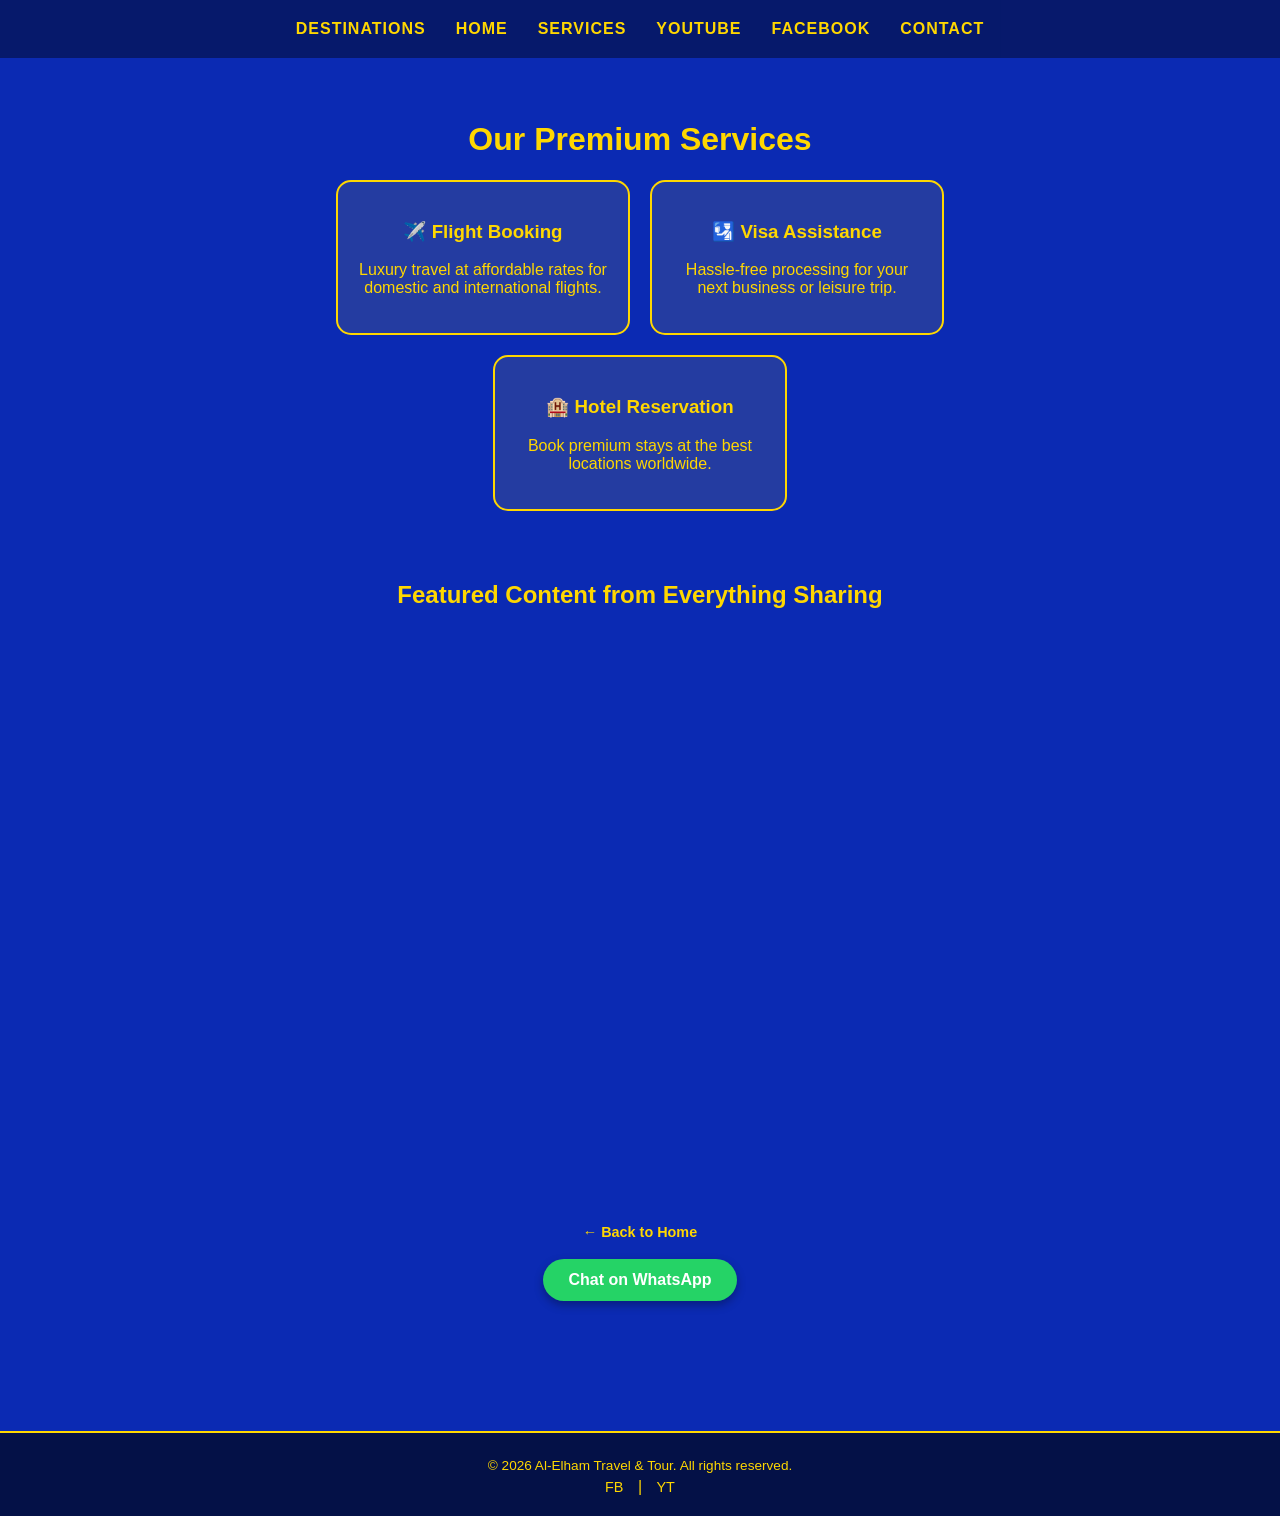
<file: services.html>
<!DOCTYPE html>
<html>
<head>
    <link rel="stylesheet" href="style.css">
    <title>Services - Al-Elham Travel</title>
    <meta name="viewport" content="width=device-width, initial-scale=1.0">
</head>
<body>
    <nav class="navbar">
        <a href="destinations.html">Destinations</a>
        <a href="index.html">Home</a>
        <a href="services.html">Services</a>
        <a href="https://www.youtube.com/@EverythingSharing.2026" target="_blank">YouTube</a>
        <a href="https://www.facebook.com/AlElhamTravel" target="_blank">Facebook</a>
        <a href="index.html#contact">Contact</a>
    </nav>

    <!-- Inside the container of services.html -->
<div class="container">
    <h1>Our Premium Services</h1>
    
    <div style="display: flex; flex-wrap: wrap; justify-content: center; gap: 20px;">
        <div class="service-card">
            <h3>✈️ Flight Booking</h3>
            <p>Luxury travel at affordable rates for domestic and international flights.</p>
        </div>

        <div class="service-card">
            <h3>🛂 Visa Assistance</h3>
            <p>Hassle-free processing for your next business or leisure trip.</p>
        </div>

        <div class="service-card">
            <h3>🏨 Hotel Reservation</h3>
            <p>Book premium stays at the best locations worldwide.</p>
        </div>
    </div>

    <div class="video-gallery" style="margin-top: 50px;">
        <h2>Featured Content from Everything Sharing</h2>
        <iframe width="315" height="560" 
            src="https://www.youtube.com/embed/AuTzfRfnK3Q" 
            title="YouTube video player" 
            frameborder="0" 
            allow="accelerometer; autoplay; clipboard-write; encrypted-media; gyroscope; picture-in-picture" 
            allowfullscreen>
        </iframe>
    </div>

    <!-- Navigation and Contact Links -->
    <div style="margin-top: 30px;">
        <a href="index.html" class="back-link">← Back to Home</a>
        <br><br>
        <a href="https://wa.me/93779733730" target="_blank" class="whatsapp-btn">
            Chat on WhatsApp
        </a>
    </div>
</div>

    <!-- Adding the Footer here too for consistency -->
    <footer class="footer">
        <div class="footer-content">
            <p>&copy; 2026 Al-Elham Travel & Tour. All rights reserved.</p>
            <div class="footer-socials">
                <a href="https://www.facebook.com/AlElhamTravel" target="_blank">FB</a> | 
                <a href="https://www.youtube.com/@EverythingSharing" target="_blank">YT</a>
            </div>
        </div>
    </footer>
</body>
</html>
</file>
<file: style.css>
/* --- GLOBAL STYLES --- */
body {
    background-color: #0b2ab3;
    color: #FFD700;
    font-family: sans-serif;
    display: flex;
    flex-direction: column;
    align-items: center;
    justify-content: center;
    min-height: 100vh;
    margin: 0;
    padding-top: 80px; 
}

.navbar {
    position: fixed; 
    top: 0;
    width: 100%;
    padding: 20px;
    display: flex;
    justify-content: center;
    gap: 30px;
    background-color: rgba(0, 0, 0, 0.4); 
    z-index: 1000;
}

.navbar a {
    color: #FFD700;
    text-decoration: none;
    font-weight: bold;
    text-transform: uppercase;
    transition: 0.3s;
    letter-spacing: 1px;
}

.navbar a:hover {
    color: #ffffff;
    text-shadow: 0px 0px 8px #FFD700;
    transform: scale(1.1);
}

.container {
    max-width: 900px;
    width: 100%;
    display: flex;
    flex-direction: column;
    align-items: center;
    text-align: center;
    padding: 20px 20px 80px 20px; /* Added 80px bottom padding */
}

.profile-img {
    width: 150px;
    height: 150px;
    border-radius: 50%;
    border: 3px solid #FFD700;
    margin-bottom: 20px;
    object-fit: cover;
    box-shadow: 0px 4px 15px rgba(0,0,0,0.5);
}

/* --- SECTION STYLES --- */
.contact-section {
    background: rgba(255, 215, 0, 0.1);
    padding: 30px;
    border-radius: 15px;
    margin-top: 40px;
    display: flex;
    flex-direction: column;
    gap: 15px;
    width: 320px;
    border: 1px solid rgba(255, 215, 0, 0.2);
}

.contact-section p {
    font-size: 0.9rem;
    line-height: 1.5;
    margin: 5px 0;
}

.contact-section h3 {
    margin-bottom: 10px;
    text-decoration: underline;
}

/* --- FORM ELEMENTS --- */
.contact-section input, .contact-section textarea {
    padding: 10px;
    border-radius: 5px;
    border: 1px solid #FFD700;
    background: #001f3f;
    color: white;
}

button {
    padding: 10px 20px;
    background-color: #FFD700;
    border: none;
    border-radius: 5px;
    cursor: pointer;
    font-weight: bold;
    color: #001f3f;
    transition: 0.2s;
}

button:hover {
    background-color: #ffffff;
    box-shadow: 0px 0px 15px #FFD700;
    transform: scale(1.05);
}
/* --- FOOTER STYLES --- */
.footer {
    width: 100%;
    background-color: rgba(0, 0, 0, 0.6); /* Slightly darker than navbar */
    color: #FFD700;
    padding: 20px 0;
    margin-top: 50px;
    border-top: 2px solid #FFD700;
    text-align: center;
}

.footer-content p {
    margin: 5px 0;
    font-size: 0.85rem;
}

.footer-content a {
    color: #ffffff;
    text-decoration: underline;
}

.footer-socials a {
    margin: 0 10px;
    font-size: 0.9rem;
    text-decoration: none;
    color: #FFD700;
}

.footer-socials a:hover {
    color: #ffffff;
}
.service-card {
    background: rgba(255, 215, 0, 0.1);
    border: 2px solid #FFD700;
    border-radius: 15px;
    padding: 20px;
    width: 250px;
    transition: 0.3s;
}

.service-card:hover {
    transform: translateY(-10px);
    background: rgba(255, 215, 0, 0.2);
    box-shadow: 0px 10px 20px rgba(0, 0, 0, 0.4);
}
/* --- BUTTON & LINK STYLES --- */
.whatsapp-btn {
    background-color: #25D366; 
    color: white; 
    padding: 12px 25px; 
    border-radius: 30px; /* Rounded pill shape looks more modern */
    text-decoration: none; 
    font-weight: bold; 
    display: inline-block;
    transition: 0.3s;
    box-shadow: 0px 4px 10px rgba(0,0,0,0.3);
}

.whatsapp-btn:hover {
    background-color: #128C7E;
    transform: scale(1.05);
}

.back-link {
    color: #FFD700; 
    text-decoration: none; 
    font-weight: bold;
    font-size: 0.9rem;
    transition: 0.3s;
}

.back-link:hover {
    color: #ffffff;
    text-decoration: underline;
}
/* --- GALLERY STYLES --- */
.gallery-grid {
    display: grid;
    grid-template-columns: repeat(auto-fit, minmax(200px, 1fr));
    gap: 20px;
    width: 100%;
    margin-top: 30px;
}

.gallery-item {
    height: 250px;
    background-color: #001f3f; /* Placeholder until you add real images */
    border: 2px solid #FFD700;
    border-radius: 15px;
    position: relative;
    overflow: hidden;
    cursor: pointer;
    transition: 0.4s;
}

.gallery-item:hover {
    transform: scale(1.03);
    box-shadow: 0px 10px 20px rgba(0,0,0,0.5);
}

.gallery-overlay {
    position: absolute;
    bottom: 0;
    width: 100%;
    background: rgba(0, 0, 0, 0.7);
    color: #FFD700;
    padding: 10px 0;
    font-weight: bold;
    transform: translateY(100%);
    transition: 0.3s;
}

.gallery-item:hover .gallery-overlay {
    transform: translateY(0);
}
.gallery-item img {
    width: 100%;
    height: 100%;
    object-fit: cover; /* This crops the image to fit the box perfectly */
    display: block;
}

/* Ensure the overlay always stays on top of the image */
.gallery-overlay {
    z-index: 2;
}
/* --- MOBILE RESPONSIVENESS --- */

/* For screens smaller than 768px */
@media (max-width: 768px) {
    .navbar {
        flex-wrap: wrap; /* Allows links to go to the next line if they don't fit */
        gap: 15px;
        padding: 10px;
    }

    .navbar a {
        font-size: 0.8rem; /* Smaller text for mobile */
    }

    .container {
        padding: 10px 10px 100px 100px;
    }

    .gallery-grid {
        grid-template-columns: 1fr; /* Shows 1 card per row instead of 4 */
    }

    .service-card {
        width: 90%; /* Service cards take up most of the screen width */
    }
    
    .contact-section {
        width: 90%; /* Form and contact info take up most of the screen width */
    }
}
</file>
